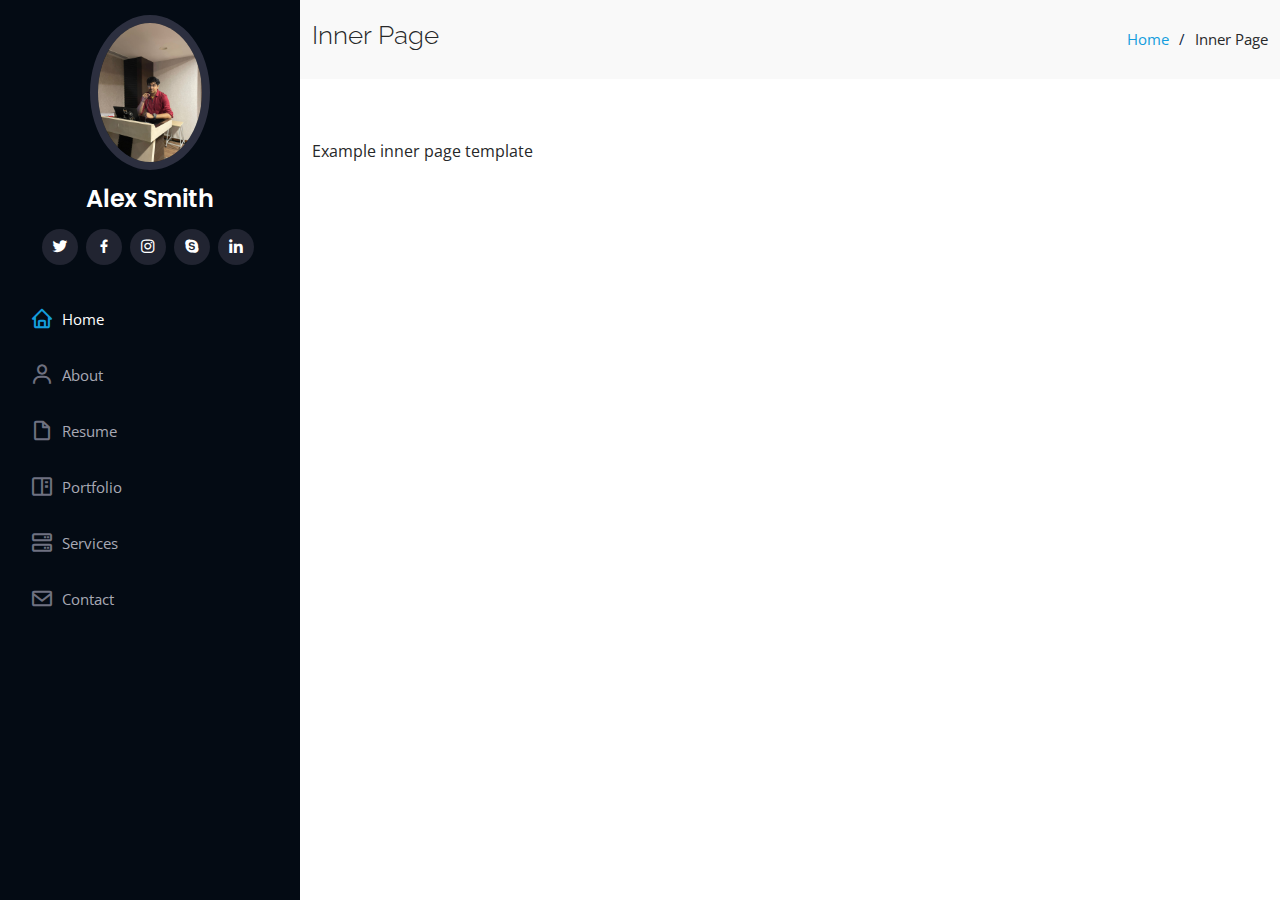
<file: Portfolio/inner-page.html>
<!DOCTYPE html>
<html lang="en">

<head>
  <meta charset="utf-8">
  <meta content="width=device-width, initial-scale=1.0" name="viewport">

  <title>Inner Page - iPortfolio Bootstrap Template</title>
  <meta content="" name="description">
  <meta content="" name="keywords">

  <!-- Favicons -->
  <link href="assets/img/favicon.png" rel="icon">
  <link href="assets/img/apple-touch-icon.png" rel="apple-touch-icon">

  <!-- Google Fonts -->
  <link href="https://fonts.googleapis.com/css?family=Open+Sans:300,300i,400,400i,600,600i,700,700i|Raleway:300,300i,400,400i,500,500i,600,600i,700,700i|Poppins:300,300i,400,400i,500,500i,600,600i,700,700i" rel="stylesheet">

  <!-- Vendor CSS Files -->
  <link href="assets/vendor/aos/aos.css" rel="stylesheet">
  <link href="assets/vendor/bootstrap/css/bootstrap.min.css" rel="stylesheet">
  <link href="assets/vendor/bootstrap-icons/bootstrap-icons.css" rel="stylesheet">
  <link href="assets/vendor/boxicons/css/boxicons.min.css" rel="stylesheet">
  <link href="assets/vendor/glightbox/css/glightbox.min.css" rel="stylesheet">
  <link href="assets/vendor/swiper/swiper-bundle.min.css" rel="stylesheet">

  <!-- Template Main CSS File -->
  <link href="assets/css/style.css" rel="stylesheet">

  <!-- =======================================================
  * Template Name: iPortfolio
  * Updated: Mar 10 2023 with Bootstrap v5.2.3
  * Template URL: https://bootstrapmade.com/iportfolio-bootstrap-portfolio-websites-template/
  * Author: BootstrapMade.com
  * License: https://bootstrapmade.com/license/
  ======================================================== -->
</head>

<body>

  <!-- ======= Mobile nav toggle button ======= -->
  <i class="bi bi-list mobile-nav-toggle d-xl-none"></i>

  <!-- ======= Header ======= -->
  <header id="header">
    <div class="d-flex flex-column">

      <div class="profile">
        <img src="assets/img/profile-img.jpg" alt="" class="img-fluid rounded-circle">
        <h1 class="text-light"><a href="index.html">Alex Smith</a></h1>
        <div class="social-links mt-3 text-center">
          <a href="#" class="twitter"><i class="bx bxl-twitter"></i></a>
          <a href="#" class="facebook"><i class="bx bxl-facebook"></i></a>
          <a href="#" class="instagram"><i class="bx bxl-instagram"></i></a>
          <a href="#" class="google-plus"><i class="bx bxl-skype"></i></a>
          <a href="#" class="linkedin"><i class="bx bxl-linkedin"></i></a>
        </div>
      </div>

      <nav id="navbar" class="nav-menu navbar">
        <ul>
          <li><a href="#hero" class="nav-link scrollto active"><i class="bx bx-home"></i> <span>Home</span></a></li>
          <li><a href="#about" class="nav-link scrollto"><i class="bx bx-user"></i> <span>About</span></a></li>
          <li><a href="#resume" class="nav-link scrollto"><i class="bx bx-file-blank"></i> <span>Resume</span></a></li>
          <li><a href="#portfolio" class="nav-link scrollto"><i class="bx bx-book-content"></i> <span>Portfolio</span></a></li>
          <li><a href="#services" class="nav-link scrollto"><i class="bx bx-server"></i> <span>Services</span></a></li>
          <li><a href="#contact" class="nav-link scrollto"><i class="bx bx-envelope"></i> <span>Contact</span></a></li>
        </ul>
      </nav><!-- .nav-menu -->
    </div>
  </header><!-- End Header -->

  <main id="main">

    <!-- ======= Breadcrumbs ======= -->
    <section class="breadcrumbs">
      <div class="container">

        <div class="d-flex justify-content-between align-items-center">
          <h2>Inner Page</h2>
          <ol>
            <li><a href="index.html">Home</a></li>
            <li>Inner Page</li>
          </ol>
        </div>

      </div>
    </section><!-- End Breadcrumbs -->

    <section class="inner-page">
      <div class="container">
        <p>
          Example inner page template
        </p>
      </div>
    </section>

  </main><!-- End #main -->


  <a href="#" class="back-to-top d-flex align-items-center justify-content-center"><i class="bi bi-arrow-up-short"></i></a>

  <!-- Vendor JS Files -->
  <script src="assets/vendor/purecounter/purecounter_vanilla.js"></script>
  <script src="assets/vendor/aos/aos.js"></script>
  <script src="assets/vendor/bootstrap/js/bootstrap.bundle.min.js"></script>
  <script src="assets/vendor/glightbox/js/glightbox.min.js"></script>
  <script src="assets/vendor/isotope-layout/isotope.pkgd.min.js"></script>
  <script src="assets/vendor/swiper/swiper-bundle.min.js"></script>
  <script src="assets/vendor/typed.js/typed.min.js"></script>
  <script src="assets/vendor/waypoints/noframework.waypoints.js"></script>
  <script src="assets/vendor/php-email-form/validate.js"></script>

  <!-- Template Main JS File -->
  <script src="assets/js/main.js"></script>

</body>

</html>
</file>
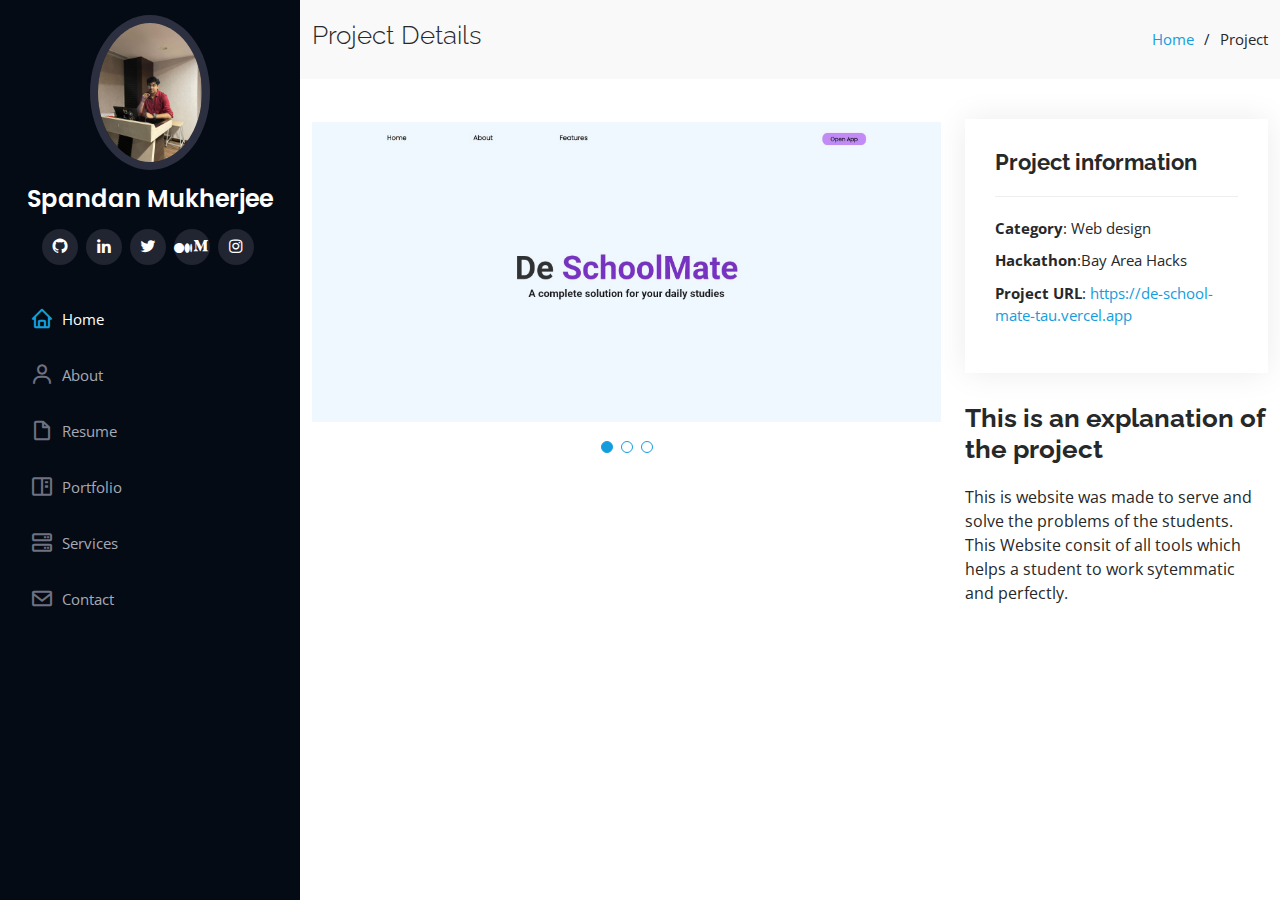
<file: Portfolio/portfolio-details.html>
<!DOCTYPE html>
<html lang="en">

<head>
  <meta charset="utf-8">
  <meta content="width=device-width, initial-scale=1.0" name="viewport">

  <title>Project Details</title>
  <meta content="" name="description">
  <meta content="" name="keywords">

  <!-- Favicons -->
  <link href="assets/img/favicon.png" rel="icon">
  <link href="assets/img/apple-touch-icon.png" rel="apple-touch-icon">

  <!-- Google Fonts -->
  <link href="https://fonts.googleapis.com/css?family=Open+Sans:300,300i,400,400i,600,600i,700,700i|Raleway:300,300i,400,400i,500,500i,600,600i,700,700i|Poppins:300,300i,400,400i,500,500i,600,600i,700,700i" rel="stylesheet">

  <!-- Vendor CSS Files -->
  <link href="assets/vendor/aos/aos.css" rel="stylesheet">
  <link href="assets/vendor/bootstrap/css/bootstrap.min.css" rel="stylesheet">
  <link href="assets/vendor/bootstrap-icons/bootstrap-icons.css" rel="stylesheet">
  <link href="assets/vendor/boxicons/css/boxicons.min.css" rel="stylesheet">
  <link href="assets/vendor/glightbox/css/glightbox.min.css" rel="stylesheet">
  <link href="assets/vendor/swiper/swiper-bundle.min.css" rel="stylesheet">

  <!-- Template Main CSS File -->
  <link href="assets/css/style.css" rel="stylesheet">

  <!-- =======================================================
  * Template Name: iPortfolio
  * Updated: Mar 10 2023 with Bootstrap v5.2.3
  * Template URL: https://bootstrapmade.com/iportfolio-bootstrap-portfolio-websites-template/
  * Author: BootstrapMade.com
  * License: https://bootstrapmade.com/license/
  ======================================================== -->
</head>

<body>

  <!-- ======= Mobile nav toggle button ======= -->
  <i class="bi bi-list mobile-nav-toggle d-xl-none"></i>
<!-- ======= Header ======= -->
<header id="header">
  <div class="d-flex flex-column">

    <div class="profile">
      <img src="assets/img/profile-img.jpg" alt="" class="img-fluid rounded-circle">
      <h1 class="text-light"><a href="index.html">Spandan Mukherjee</a></h1>
      <div class="social-links mt-3 text-center">
        <a href="https://github.com/SpandanM110" class="google-plus"><i class="bx bxl-github"></i></a>
        <a href="https://www.linkedin.com/in/spandan-mukherjee-a78979228/" class="linkedin"><i class="bx bxl-linkedin"></i></a>
        <a href="https://twitter.com/spandan_twts" class="twitter"><i class="bx bxl-twitter"></i></a>
        <a href="https://medium.com/@spandanmukherjee2003" class="bi-medium"><i class="bx bxl-medium"></i></a>
        <a href="https://instagram.com/slit_of_sunshine?igshid=ZDdkNTZiNTM=" class="instagram"><i class="bx bxl-instagram"></i></a>

      </div>
    </div>

    <nav id="navbar" class="nav-menu navbar">
      <ul>
        <li><a href="#hero" class="nav-link scrollto active"><i class="bx bx-home"></i> <span>Home</span></a></li>
        <li><a href="#about" class="nav-link scrollto"><i class="bx bx-user"></i> <span>About</span></a></li>
        <li><a href="#resume" class="nav-link scrollto"><i class="bx bx-file-blank"></i> <span>Resume</span></a></li>
        <li><a href="#portfolio" class="nav-link scrollto"><i class="bx bx-book-content"></i> <span>Portfolio</span></a></li>
        <li><a href="#services" class="nav-link scrollto"><i class="bx bx-server"></i> <span>Services</span></a></li>
        <li><a href="#contact" class="nav-link scrollto"><i class="bx bx-envelope"></i> <span>Contact</span></a></li>
      </ul>
    </nav><!-- .nav-menu -->
  </div>
</header><!-- End Header -->


  <main id="main">

    <!-- ======= Breadcrumbs ======= -->
    <section id="breadcrumbs" class="breadcrumbs">
      <div class="container">

        <div class="d-flex justify-content-between align-items-center">
          <h2>Project Details</h2>
          <ol>
            <li><a href="index.html">Home</a></li>
            <li>Project</li>
          </ol>
        </div>

      </div>
    </section><!-- End Breadcrumbs -->

    <!-- ======= Portfolio Details Section ======= -->
    <section id="portfolio-details" class="portfolio-details">
      <div class="container">

        <div class="row gy-4">

          <div class="col-lg-8">
            <div class="portfolio-details-slider swiper">
              <div class="swiper-wrapper align-items-center">

                <div class="swiper-slide">
                  <img src="assets/img/portfolio/p1/portfolio-1.jpg" alt="">
                </div>

                <div class="swiper-slide">
                  <img src="assets/img/portfolio/p1/p11.jpg" alt="">
                </div>

                <div class="swiper-slide">
                  <img src="assets/img/portfolio/p1/p12.jpg" alt="">
                </div>

              </div>
              <div class="swiper-pagination"></div>
            </div>
          </div>

          <div class="col-lg-4">
            <div class="portfolio-info">
              <h3>Project information</h3>
              <ul>
                <li><strong>Category</strong>: Web design</li>
                <li><strong>Hackathon</strong>:Bay Area Hacks </li>
                <li><strong>Project URL</strong>: <a href="https://de-school-mate-tau.vercel.app">https://de-school-mate-tau.vercel.app</a></li>
              </ul>
            </div>
            <div class="portfolio-description">
              <h2>This is an explanation of the project</h2>
              <p>
                This is website was made to serve and solve the problems of the students. This Website consit of all tools which helps a student to work sytemmatic and perfectly.
              </p>
            </div>
          </div>

        </div>

      </div>
    </section><!-- End Portfolio Details Section -->

  </main><!-- End #main -->

 
  <a href="#" class="back-to-top d-flex align-items-center justify-content-center"><i class="bi bi-arrow-up-short"></i></a>

  <!-- Vendor JS Files -->
  <script src="assets/vendor/purecounter/purecounter_vanilla.js"></script>
  <script src="assets/vendor/aos/aos.js"></script>
  <script src="assets/vendor/bootstrap/js/bootstrap.bundle.min.js"></script>
  <script src="assets/vendor/glightbox/js/glightbox.min.js"></script>
  <script src="assets/vendor/isotope-layout/isotope.pkgd.min.js"></script>
  <script src="assets/vendor/swiper/swiper-bundle.min.js"></script>
  <script src="assets/vendor/typed.js/typed.min.js"></script>
  <script src="assets/vendor/waypoints/noframework.waypoints.js"></script>
  <script src="assets/vendor/php-email-form/validate.js"></script>

  <!-- Template Main JS File -->
  <script src="assets/js/main.js"></script>

</body>

</html>
</file>
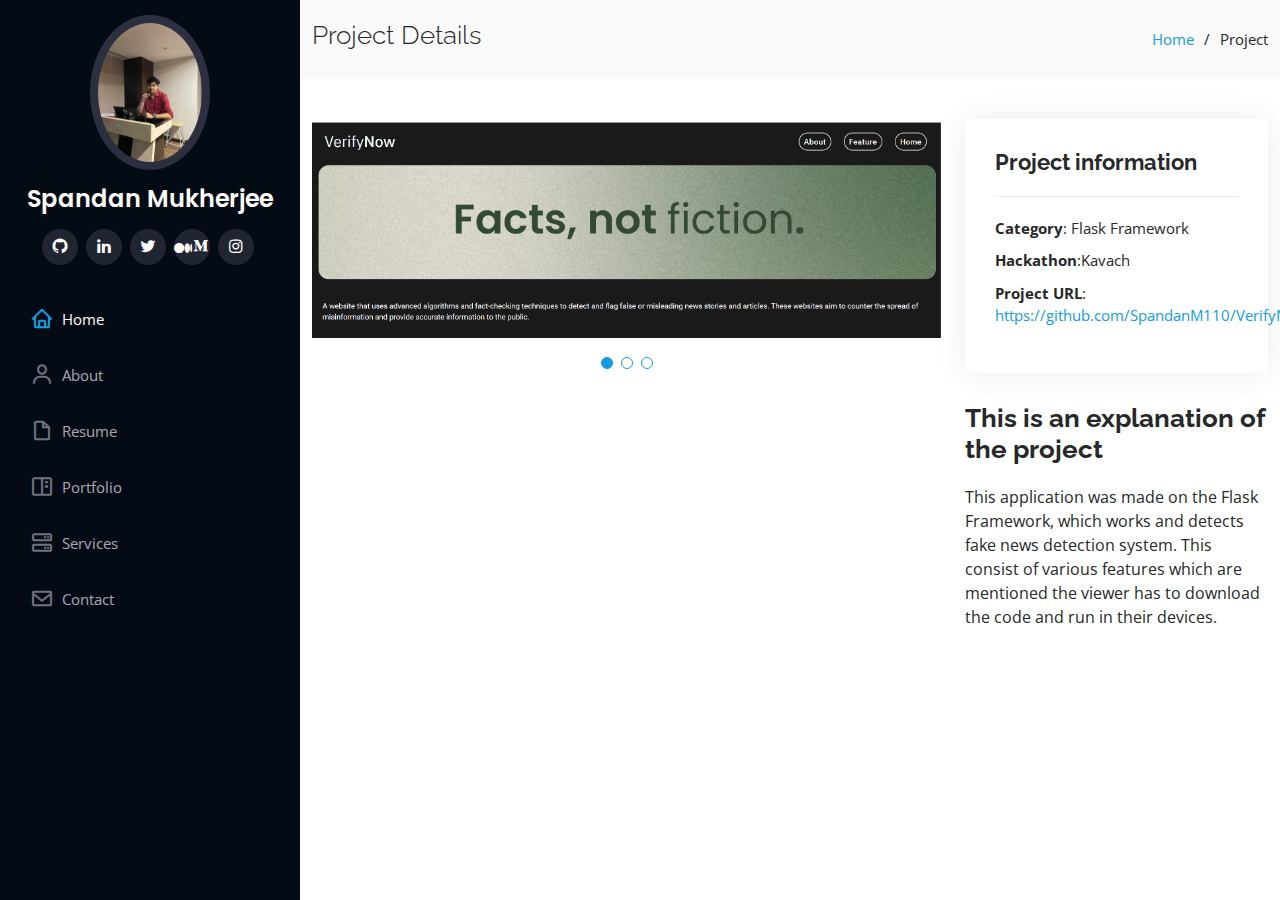
<file: Portfolio/portfolio-details1.html>
<!DOCTYPE html>
<html lang="en">

<head>
  <meta charset="utf-8">
  <meta content="width=device-width, initial-scale=1.0" name="viewport">

  <title>Project Details</title>
  <meta content="" name="description">
  <meta content="" name="keywords">

  <!-- Favicons -->
  <link href="assets/img/favicon.png" rel="icon">
  <link href="assets/img/apple-touch-icon.png" rel="apple-touch-icon">

  <!-- Google Fonts -->
  <link href="https://fonts.googleapis.com/css?family=Open+Sans:300,300i,400,400i,600,600i,700,700i|Raleway:300,300i,400,400i,500,500i,600,600i,700,700i|Poppins:300,300i,400,400i,500,500i,600,600i,700,700i" rel="stylesheet">

  <!-- Vendor CSS Files -->
  <link href="assets/vendor/aos/aos.css" rel="stylesheet">
  <link href="assets/vendor/bootstrap/css/bootstrap.min.css" rel="stylesheet">
  <link href="assets/vendor/bootstrap-icons/bootstrap-icons.css" rel="stylesheet">
  <link href="assets/vendor/boxicons/css/boxicons.min.css" rel="stylesheet">
  <link href="assets/vendor/glightbox/css/glightbox.min.css" rel="stylesheet">
  <link href="assets/vendor/swiper/swiper-bundle.min.css" rel="stylesheet">

  <!-- Template Main CSS File -->
  <link href="assets/css/style.css" rel="stylesheet">

  <!-- =======================================================
  * Template Name: iPortfolio
  * Updated: Mar 10 2023 with Bootstrap v5.2.3
  * Template URL: https://bootstrapmade.com/iportfolio-bootstrap-portfolio-websites-template/
  * Author: BootstrapMade.com
  * License: https://bootstrapmade.com/license/
  ======================================================== -->
</head>

<body>

  <!-- ======= Mobile nav toggle button ======= -->
  <i class="bi bi-list mobile-nav-toggle d-xl-none"></i>

 <!-- ======= Header ======= -->
 <header id="header">
  <div class="d-flex flex-column">

    <div class="profile">
      <img src="assets/img/profile-img.jpg" alt="" class="img-fluid rounded-circle">
      <h1 class="text-light"><a href="index.html">Spandan Mukherjee</a></h1>
      <div class="social-links mt-3 text-center">
        <a href="https://github.com/SpandanM110" class="google-plus"><i class="bx bxl-github"></i></a>
        <a href="https://www.linkedin.com/in/spandan-mukherjee-a78979228/" class="linkedin"><i class="bx bxl-linkedin"></i></a>
        <a href="https://twitter.com/spandan_twts" class="twitter"><i class="bx bxl-twitter"></i></a>
        <a href="https://medium.com/@spandanmukherjee2003" class="bi-medium"><i class="bx bxl-medium"></i></a>
        <a href="https://instagram.com/slit_of_sunshine?igshid=ZDdkNTZiNTM=" class="instagram"><i class="bx bxl-instagram"></i></a>

      </div>
    </div>

    <nav id="navbar" class="nav-menu navbar">
      <ul>
        <li><a href="#hero" class="nav-link scrollto active"><i class="bx bx-home"></i> <span>Home</span></a></li>
        <li><a href="#about" class="nav-link scrollto"><i class="bx bx-user"></i> <span>About</span></a></li>
        <li><a href="#resume" class="nav-link scrollto"><i class="bx bx-file-blank"></i> <span>Resume</span></a></li>
        <li><a href="#portfolio" class="nav-link scrollto"><i class="bx bx-book-content"></i> <span>Portfolio</span></a></li>
        <li><a href="#services" class="nav-link scrollto"><i class="bx bx-server"></i> <span>Services</span></a></li>
        <li><a href="#contact" class="nav-link scrollto"><i class="bx bx-envelope"></i> <span>Contact</span></a></li>
      </ul>
    </nav><!-- .nav-menu -->
  </div>
</header><!-- End Header -->


  <main id="main">

    <!-- ======= Breadcrumbs ======= -->
    <section id="breadcrumbs" class="breadcrumbs">
      <div class="container">

        <div class="d-flex justify-content-between align-items-center">
          <h2>Project Details</h2>
          <ol>
            <li><a href="index.html">Home</a></li>
            <li>Project</li>
          </ol>
        </div>

      </div>
    </section><!-- End Breadcrumbs -->

    <!-- ======= Portfolio Details Section ======= -->
    <section id="portfolio-details" class="portfolio-details">
      <div class="container">

        <div class="row gy-4">

          <div class="col-lg-8">
            <div class="portfolio-details-slider swiper">
              <div class="swiper-wrapper align-items-center">

                <div class="swiper-slide">
                  <img src="assets/img/portfolio/p3/portfolio-3.jpg" alt="">
                </div>

                <div class="swiper-slide">
                  <img src="assets/img/portfolio/p3/p31.jpg" alt="">
                </div>

                <div class="swiper-slide">
                  <img src="assets/img/portfolio/p3/p32.jpg" alt="">
                </div>

              </div>
              <div class="swiper-pagination"></div>
            </div>
          </div>

          <div class="col-lg-4">
            <div class="portfolio-info">
              <h3>Project information</h3>
              <ul>
                <li><strong>Category</strong>: Flask Framework</li>
                <li><strong>Hackathon</strong>:Kavach </li>
                <li><strong>Project URL</strong>: <a href="https://github.com/SpandanM110/VerifyNow.git">https://github.com/SpandanM110/VerifyNow.git</a></li>
              </ul>
            </div>
            <div class="portfolio-description">
              <h2>This is an explanation of the project</h2>
              <p>
                This application was made on the Flask Framework, which works and detects fake news detection system. This consist of various features which are mentioned the viewer has to download the code and run in their devices.
              </p>
            </div>
          </div>

        </div>

      </div>
    </section><!-- End Portfolio Details Section -->

  </main><!-- End #main -->

 

  <a href="#" class="back-to-top d-flex align-items-center justify-content-center"><i class="bi bi-arrow-up-short"></i></a>

  <!-- Vendor JS Files -->
  <script src="assets/vendor/purecounter/purecounter_vanilla.js"></script>
  <script src="assets/vendor/aos/aos.js"></script>
  <script src="assets/vendor/bootstrap/js/bootstrap.bundle.min.js"></script>
  <script src="assets/vendor/glightbox/js/glightbox.min.js"></script>
  <script src="assets/vendor/isotope-layout/isotope.pkgd.min.js"></script>
  <script src="assets/vendor/swiper/swiper-bundle.min.js"></script>
  <script src="assets/vendor/typed.js/typed.min.js"></script>
  <script src="assets/vendor/waypoints/noframework.waypoints.js"></script>
  <script src="assets/vendor/php-email-form/validate.js"></script>

  <!-- Template Main JS File -->
  <script src="assets/js/main.js"></script>

</body>

</html>
</file>
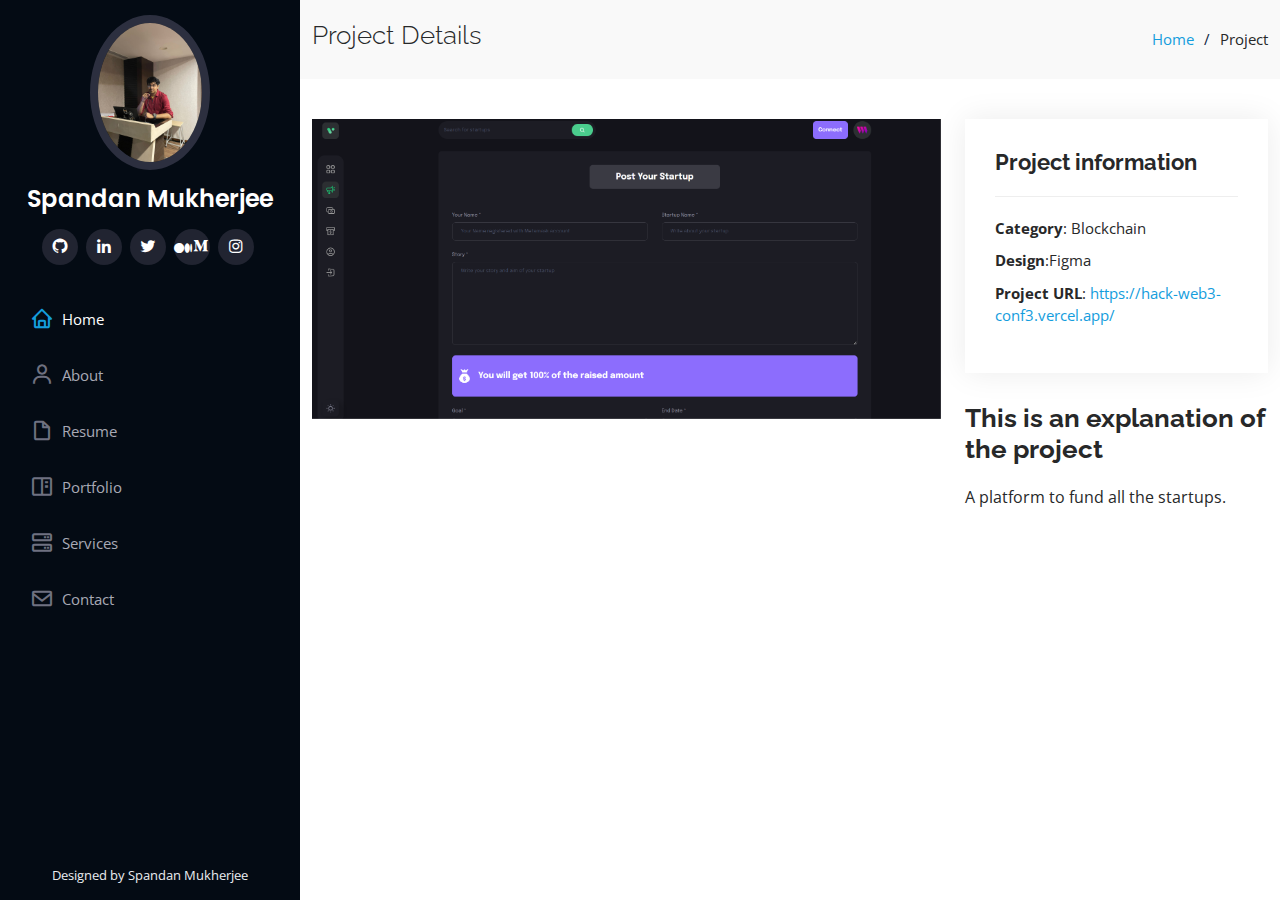
<file: Portfolio/portfolio-details10.html>
<!DOCTYPE html>
<html lang="en">

<head>
  <meta charset="utf-8">
  <meta content="width=device-width, initial-scale=1.0" name="viewport">

  <title>Project Details</title>
  <meta content="" name="description">
  <meta content="" name="keywords">

  <!-- Favicons -->
  <link href="assets/img/favicon.png" rel="icon">
  <link href="assets/img/apple-touch-icon.png" rel="apple-touch-icon">

  <!-- Google Fonts -->
  <link href="https://fonts.googleapis.com/css?family=Open+Sans:300,300i,400,400i,600,600i,700,700i|Raleway:300,300i,400,400i,500,500i,600,600i,700,700i|Poppins:300,300i,400,400i,500,500i,600,600i,700,700i" rel="stylesheet">

  <!-- Vendor CSS Files -->
  <link href="assets/vendor/aos/aos.css" rel="stylesheet">
  <link href="assets/vendor/bootstrap/css/bootstrap.min.css" rel="stylesheet">
  <link href="assets/vendor/bootstrap-icons/bootstrap-icons.css" rel="stylesheet">
  <link href="assets/vendor/boxicons/css/boxicons.min.css" rel="stylesheet">
  <link href="assets/vendor/glightbox/css/glightbox.min.css" rel="stylesheet">
  <link href="assets/vendor/swiper/swiper-bundle.min.css" rel="stylesheet">

  <!-- Template Main CSS File -->
  <link href="assets/css/style.css" rel="stylesheet">

</head>

<body>

  <!-- ======= Mobile nav toggle button ======= -->
  <i class="bi bi-list mobile-nav-toggle d-xl-none"></i>

  <!-- ======= Header ======= -->
  <header id="header">
    <div class="d-flex flex-column">

      <div class="profile">
        <img src="assets/img/profile-img.jpg" alt="" class="img-fluid rounded-circle">
        <h1 class="text-light"><a href="index.html">Spandan Mukherjee</a></h1>
        <div class="social-links mt-3 text-center">
          <a href="https://github.com/SpandanM110" class="google-plus"><i class="bx bxl-github"></i></a>
          <a href="https://www.linkedin.com/in/spandan-mukherjee-a78979228/" class="linkedin"><i class="bx bxl-linkedin"></i></a>
          <a href="https://twitter.com/spandan_twts" class="twitter"><i class="bx bxl-twitter"></i></a>
          <a href="https://medium.com/@spandanmukherjee2003" class="bi-medium"><i class="bx bxl-medium"></i></a>
          <a href="https://instagram.com/slit_of_sunshine?igshid=ZDdkNTZiNTM=" class="instagram"><i class="bx bxl-instagram"></i></a>

        </div>
      </div>

      <nav id="navbar" class="nav-menu navbar">
        <ul>
          <li><a href="#hero" class="nav-link scrollto active"><i class="bx bx-home"></i> <span>Home</span></a></li>
          <li><a href="#about" class="nav-link scrollto"><i class="bx bx-user"></i> <span>About</span></a></li>
          <li><a href="#resume" class="nav-link scrollto"><i class="bx bx-file-blank"></i> <span>Resume</span></a></li>
          <li><a href="#portfolio" class="nav-link scrollto"><i class="bx bx-book-content"></i> <span>Portfolio</span></a></li>
          <li><a href="#services" class="nav-link scrollto"><i class="bx bx-server"></i> <span>Services</span></a></li>
          <li><a href="#contact" class="nav-link scrollto"><i class="bx bx-envelope"></i> <span>Contact</span></a></li>
        </ul>
      </nav><!-- .nav-menu -->
    </div>
  </header><!-- End Header -->


  <main id="main">

    <!-- ======= Breadcrumbs ======= -->
    <section id="breadcrumbs" class="breadcrumbs">
      <div class="container">

        <div class="d-flex justify-content-between align-items-center">
          <h2>Project Details</h2>
          <ol>
            <li><a href="index.html">Home</a></li>
            <li>Project</li>
          </ol>
        </div>

      </div>
    </section><!-- End Breadcrumbs -->

    <!-- ======= Portfolio Details Section ======= -->
    <section id="portfolio-details" class="portfolio-details">
      <div class="container">

        <div class="row gy-4">

          <div class="col-lg-8">
            <div class="portfolio-details-slider swiper">
              <div class="swiper-wrapper align-items-center">

                <div class="swiper-slide">
                  <img src="assets/img/portfolio/portfolio-10.png" alt="">
                </div>

              </div>
              <div class="swiper-pagination"></div>
            </div>
          </div>

          <div class="col-lg-4">
            <div class="portfolio-info">
              <h3>Project information</h3>
              <ul>
                <li><strong>Category</strong>: Blockchain</li>
                <li><strong>Design</strong>:Figma</li>
                <li><strong>Project URL</strong>: <a href="https://hack-web3-conf3.vercel.app/">https://hack-web3-conf3.vercel.app/</a></li>
              </ul>
            </div>
            <div class="portfolio-description">
              <h2>This is an explanation of the project</h2>
              <p>
                A platform to fund all the startups.
              </p>
            </div>
          </div>

        </div>

      </div>
    </section><!-- End Portfolio Details Section -->

  </main><!-- End #main -->

  <!-- ======= Footer ======= -->
  <footer id="footer">
    <div class="container">
     
      <div class="credits">
        <!-- All the links in the footer should remain intact. -->
        <!-- You can delete the links only if you purchased the pro version. -->
        <!-- Licensing information: https://bootstrapmade.com/license/ -->
        <!-- Purchase the pro version with working PHP/AJAX contact form: https://bootstrapmade.com/iportfolio-bootstrap-portfolio-websites-template/ -->
        Designed by Spandan Mukherjee</a>
      </div>
    </div>
  </footer><!-- End  Footer -->

  <a href="#" class="back-to-top d-flex align-items-center justify-content-center"><i class="bi bi-arrow-up-short"></i></a>

  <!-- Vendor JS Files -->
  <script src="assets/vendor/purecounter/purecounter_vanilla.js"></script>
  <script src="assets/vendor/aos/aos.js"></script>
  <script src="assets/vendor/bootstrap/js/bootstrap.bundle.min.js"></script>
  <script src="assets/vendor/glightbox/js/glightbox.min.js"></script>
  <script src="assets/vendor/isotope-layout/isotope.pkgd.min.js"></script>
  <script src="assets/vendor/swiper/swiper-bundle.min.js"></script>
  <script src="assets/vendor/typed.js/typed.min.js"></script>
  <script src="assets/vendor/waypoints/noframework.waypoints.js"></script>
  <script src="assets/vendor/php-email-form/validate.js"></script>

  <!-- Template Main JS File -->
  <script src="assets/js/main.js"></script>

</body>

</html>
</file>
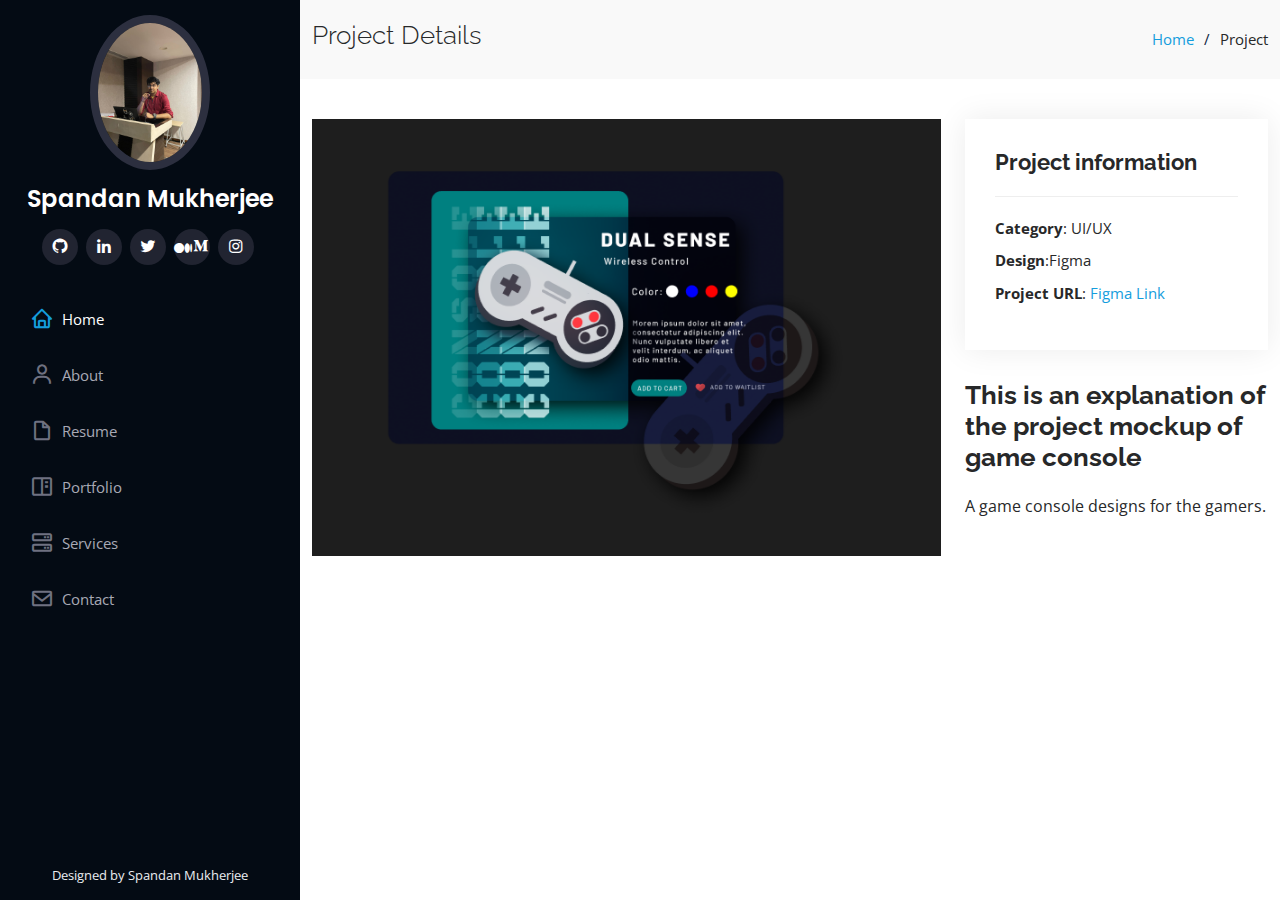
<file: Portfolio/portfolio-details11.html>
<!DOCTYPE html>
<html lang="en">

<head>
  <meta charset="utf-8">
  <meta content="width=device-width, initial-scale=1.0" name="viewport">

  <title>Project Details</title>
  <meta content="" name="description">
  <meta content="" name="keywords">

  <!-- Favicons -->
  <link href="assets/img/favicon.png" rel="icon">
  <link href="assets/img/apple-touch-icon.png" rel="apple-touch-icon">

  <!-- Google Fonts -->
  <link href="https://fonts.googleapis.com/css?family=Open+Sans:300,300i,400,400i,600,600i,700,700i|Raleway:300,300i,400,400i,500,500i,600,600i,700,700i|Poppins:300,300i,400,400i,500,500i,600,600i,700,700i" rel="stylesheet">

  <!-- Vendor CSS Files -->
  <link href="assets/vendor/aos/aos.css" rel="stylesheet">
  <link href="assets/vendor/bootstrap/css/bootstrap.min.css" rel="stylesheet">
  <link href="assets/vendor/bootstrap-icons/bootstrap-icons.css" rel="stylesheet">
  <link href="assets/vendor/boxicons/css/boxicons.min.css" rel="stylesheet">
  <link href="assets/vendor/glightbox/css/glightbox.min.css" rel="stylesheet">
  <link href="assets/vendor/swiper/swiper-bundle.min.css" rel="stylesheet">

  <!-- Template Main CSS File -->
  <link href="assets/css/style.css" rel="stylesheet">

</head>

<body>

  <!-- ======= Mobile nav toggle button ======= -->
  <i class="bi bi-list mobile-nav-toggle d-xl-none"></i>

  <!-- ======= Header ======= -->
  <header id="header">
    <div class="d-flex flex-column">

      <div class="profile">
        <img src="assets/img/profile-img.jpg" alt="" class="img-fluid rounded-circle">
        <h1 class="text-light"><a href="index.html">Spandan Mukherjee</a></h1>
        <div class="social-links mt-3 text-center">
          <a href="https://github.com/SpandanM110" class="google-plus"><i class="bx bxl-github"></i></a>
          <a href="https://www.linkedin.com/in/spandan-mukherjee-a78979228/" class="linkedin"><i class="bx bxl-linkedin"></i></a>
          <a href="https://twitter.com/spandan_twts" class="twitter"><i class="bx bxl-twitter"></i></a>
          <a href="https://medium.com/@spandanmukherjee2003" class="bi-medium"><i class="bx bxl-medium"></i></a>
          <a href="https://instagram.com/slit_of_sunshine?igshid=ZDdkNTZiNTM=" class="instagram"><i class="bx bxl-instagram"></i></a>

        </div>
      </div>

      <nav id="navbar" class="nav-menu navbar">
        <ul>
          <li><a href="#hero" class="nav-link scrollto active"><i class="bx bx-home"></i> <span>Home</span></a></li>
          <li><a href="#about" class="nav-link scrollto"><i class="bx bx-user"></i> <span>About</span></a></li>
          <li><a href="#resume" class="nav-link scrollto"><i class="bx bx-file-blank"></i> <span>Resume</span></a></li>
          <li><a href="#portfolio" class="nav-link scrollto"><i class="bx bx-book-content"></i> <span>Portfolio</span></a></li>
          <li><a href="#services" class="nav-link scrollto"><i class="bx bx-server"></i> <span>Services</span></a></li>
          <li><a href="#contact" class="nav-link scrollto"><i class="bx bx-envelope"></i> <span>Contact</span></a></li>
        </ul>
      </nav><!-- .nav-menu -->
    </div>
  </header><!-- End Header -->


  <main id="main">

    <!-- ======= Breadcrumbs ======= -->
    <section id="breadcrumbs" class="breadcrumbs">
      <div class="container">

        <div class="d-flex justify-content-between align-items-center">
          <h2>Project Details</h2>
          <ol>
            <li><a href="index.html">Home</a></li>
            <li>Project</li>
          </ol>
        </div>

      </div>
    </section><!-- End Breadcrumbs -->

    <!-- ======= Portfolio Details Section ======= -->
    <section id="portfolio-details" class="portfolio-details">
      <div class="container">

        <div class="row gy-4">

          <div class="col-lg-8">
            <div class="portfolio-details-slider swiper">
              <div class="swiper-wrapper align-items-center">

                <div class="swiper-slide">
                  <img src="assets/img/portfolio/p11/project.png" alt="">
                </div>

              </div>
              <div class="swiper-pagination"></div>
            </div>
          </div>

          <div class="col-lg-4">
            <div class="portfolio-info">
              <h3>Project information</h3>
              <ul>
                <li><strong>Category</strong>: UI/UX</li>
                <li><strong>Design</strong>:Figma</li>
                <li><strong>Project URL</strong>: <a href="https://www.figma.com/file/qoA59W8HdbfoJhUPGiAuAu/Game-Console?type=design&node-id=0%3A1&mode=design&t=YMgd7KRIBPT7LrJu-1">Figma Link</a></li>
              </ul>
            </div>
            <div class="portfolio-description">
              <h2>This is an explanation of the project mockup of game console</h2>
              <p>
                A game console designs for the gamers.
              </p>
            </div>
          </div>

        </div>

      </div>
    </section><!-- End Portfolio Details Section -->

  </main><!-- End #main -->

  <!-- ======= Footer ======= -->
  <footer id="footer">
    <div class="container">
     
      <div class="credits">
        <!-- All the links in the footer should remain intact. -->
        <!-- You can delete the links only if you purchased the pro version. -->
        <!-- Licensing information: https://bootstrapmade.com/license/ -->
        <!-- Purchase the pro version with working PHP/AJAX contact form: https://bootstrapmade.com/iportfolio-bootstrap-portfolio-websites-template/ -->
        Designed by Spandan Mukherjee</a>
      </div>
    </div>
  </footer><!-- End  Footer -->

  <a href="#" class="back-to-top d-flex align-items-center justify-content-center"><i class="bi bi-arrow-up-short"></i></a>

  <!-- Vendor JS Files -->
  <script src="assets/vendor/purecounter/purecounter_vanilla.js"></script>
  <script src="assets/vendor/aos/aos.js"></script>
  <script src="assets/vendor/bootstrap/js/bootstrap.bundle.min.js"></script>
  <script src="assets/vendor/glightbox/js/glightbox.min.js"></script>
  <script src="assets/vendor/isotope-layout/isotope.pkgd.min.js"></script>
  <script src="assets/vendor/swiper/swiper-bundle.min.js"></script>
  <script src="assets/vendor/typed.js/typed.min.js"></script>
  <script src="assets/vendor/waypoints/noframework.waypoints.js"></script>
  <script src="assets/vendor/php-email-form/validate.js"></script>

  <!-- Template Main JS File -->
  <script src="assets/js/main.js"></script>

</body>

</html>
</file>
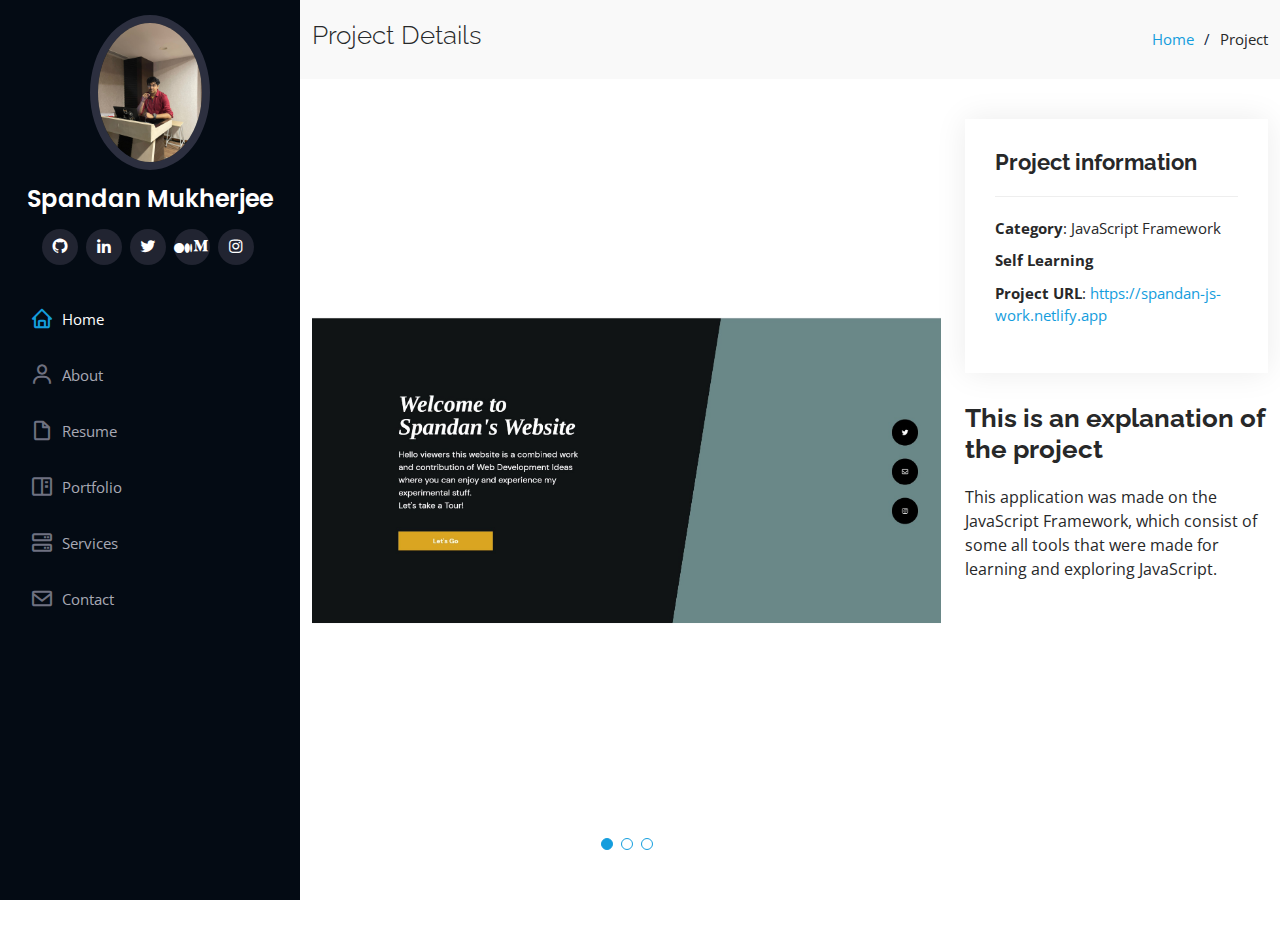
<file: Portfolio/portfolio-details2.html>
<!DOCTYPE html>
<html lang="en">

<head>
  <meta charset="utf-8">
  <meta content="width=device-width, initial-scale=1.0" name="viewport">

  <title>Project Details</title>
  <meta content="" name="description">
  <meta content="" name="keywords">

  <!-- Favicons -->
  <link href="assets/img/favicon.png" rel="icon">
  <link href="assets/img/apple-touch-icon.png" rel="apple-touch-icon">

  <!-- Google Fonts -->
  <link href="https://fonts.googleapis.com/css?family=Open+Sans:300,300i,400,400i,600,600i,700,700i|Raleway:300,300i,400,400i,500,500i,600,600i,700,700i|Poppins:300,300i,400,400i,500,500i,600,600i,700,700i" rel="stylesheet">

  <!-- Vendor CSS Files -->
  <link href="assets/vendor/aos/aos.css" rel="stylesheet">
  <link href="assets/vendor/bootstrap/css/bootstrap.min.css" rel="stylesheet">
  <link href="assets/vendor/bootstrap-icons/bootstrap-icons.css" rel="stylesheet">
  <link href="assets/vendor/boxicons/css/boxicons.min.css" rel="stylesheet">
  <link href="assets/vendor/glightbox/css/glightbox.min.css" rel="stylesheet">
  <link href="assets/vendor/swiper/swiper-bundle.min.css" rel="stylesheet">

  <!-- Template Main CSS File -->
  <link href="assets/css/style.css" rel="stylesheet">

  <!-- =======================================================
  * Template Name: iPortfolio
  * Updated: Mar 10 2023 with Bootstrap v5.2.3
  * Template URL: https://bootstrapmade.com/iportfolio-bootstrap-portfolio-websites-template/
  * Author: BootstrapMade.com
  * License: https://bootstrapmade.com/license/
  ======================================================== -->
</head>

<body>

  <!-- ======= Mobile nav toggle button ======= -->
  <i class="bi bi-list mobile-nav-toggle d-xl-none"></i>

  <!-- ======= Header ======= -->
  <header id="header">
    <div class="d-flex flex-column">

      <div class="profile">
        <img src="assets/img/profile-img.jpg" alt="" class="img-fluid rounded-circle">
        <h1 class="text-light"><a href="index.html">Spandan Mukherjee</a></h1>
        <div class="social-links mt-3 text-center">
          <a href="https://github.com/SpandanM110" class="google-plus"><i class="bx bxl-github"></i></a>
          <a href="https://www.linkedin.com/in/spandan-mukherjee-a78979228/" class="linkedin"><i class="bx bxl-linkedin"></i></a>
          <a href="https://twitter.com/spandan_twts" class="twitter"><i class="bx bxl-twitter"></i></a>
          <a href="https://medium.com/@spandanmukherjee2003" class="bi-medium"><i class="bx bxl-medium"></i></a>
          <a href="https://instagram.com/slit_of_sunshine?igshid=ZDdkNTZiNTM=" class="instagram"><i class="bx bxl-instagram"></i></a>

        </div>
      </div>

      <nav id="navbar" class="nav-menu navbar">
        <ul>
          <li><a href="#hero" class="nav-link scrollto active"><i class="bx bx-home"></i> <span>Home</span></a></li>
          <li><a href="#about" class="nav-link scrollto"><i class="bx bx-user"></i> <span>About</span></a></li>
          <li><a href="#resume" class="nav-link scrollto"><i class="bx bx-file-blank"></i> <span>Resume</span></a></li>
          <li><a href="#portfolio" class="nav-link scrollto"><i class="bx bx-book-content"></i> <span>Portfolio</span></a></li>
          <li><a href="#services" class="nav-link scrollto"><i class="bx bx-server"></i> <span>Services</span></a></li>
          <li><a href="#contact" class="nav-link scrollto"><i class="bx bx-envelope"></i> <span>Contact</span></a></li>
        </ul>
      </nav><!-- .nav-menu -->
    </div>
  </header><!-- End Header -->


  <main id="main">

    <!-- ======= Breadcrumbs ======= -->
    <section id="breadcrumbs" class="breadcrumbs">
      <div class="container">

        <div class="d-flex justify-content-between align-items-center">
          <h2>Project Details</h2>
          <ol>
            <li><a href="index.html">Home</a></li>
            <li>Project</li>
          </ol>
        </div>

      </div>
    </section><!-- End Breadcrumbs -->

    <!-- ======= Portfolio Details Section ======= -->
    <section id="portfolio-details" class="portfolio-details">
      <div class="container">

        <div class="row gy-4">

          <div class="col-lg-8">
            <div class="portfolio-details-slider swiper">
              <div class="swiper-wrapper align-items-center">

                <div class="swiper-slide">
                  <img src="assets/img/portfolio/p2/portfolio-2.jpg" alt="">
                </div>

                <div class="swiper-slide">
                  <img src="assets/img/portfolio/p2/p21.jpg" alt="">
                </div>

                <div class="swiper-slide">
                  <img src="assets/img/portfolio/p2/p22.jpg" alt="">
                </div>

              </div>
              <div class="swiper-pagination"></div>
            </div>
          </div>

          <div class="col-lg-4">
            <div class="portfolio-info">
              <h3>Project information</h3>
              <ul>
                <li><strong>Category</strong>: JavaScript Framework</li>
                <li><strong>Self Learning</strong></li>
                <li><strong>Project URL</strong>: <a href="https://spandan-js-work.netlify.app">https://spandan-js-work.netlify.app</a></li>
              </ul>
            </div>
            <div class="portfolio-description">
              <h2>This is an explanation of the project</h2>
              <p>
                This application was made on the JavaScript Framework, which consist of some all tools that were made for learning and exploring JavaScript.
              </p>
            </div>
          </div>

        </div>

      </div>
    </section><!-- End Portfolio Details Section -->

  </main><!-- End #main -->

  

  <a href="#" class="back-to-top d-flex align-items-center justify-content-center"><i class="bi bi-arrow-up-short"></i></a>

  <!-- Vendor JS Files -->
  <script src="assets/vendor/purecounter/purecounter_vanilla.js"></script>
  <script src="assets/vendor/aos/aos.js"></script>
  <script src="assets/vendor/bootstrap/js/bootstrap.bundle.min.js"></script>
  <script src="assets/vendor/glightbox/js/glightbox.min.js"></script>
  <script src="assets/vendor/isotope-layout/isotope.pkgd.min.js"></script>
  <script src="assets/vendor/swiper/swiper-bundle.min.js"></script>
  <script src="assets/vendor/typed.js/typed.min.js"></script>
  <script src="assets/vendor/waypoints/noframework.waypoints.js"></script>
  <script src="assets/vendor/php-email-form/validate.js"></script>

  <!-- Template Main JS File -->
  <script src="assets/js/main.js"></script>

</body>

</html>
</file>
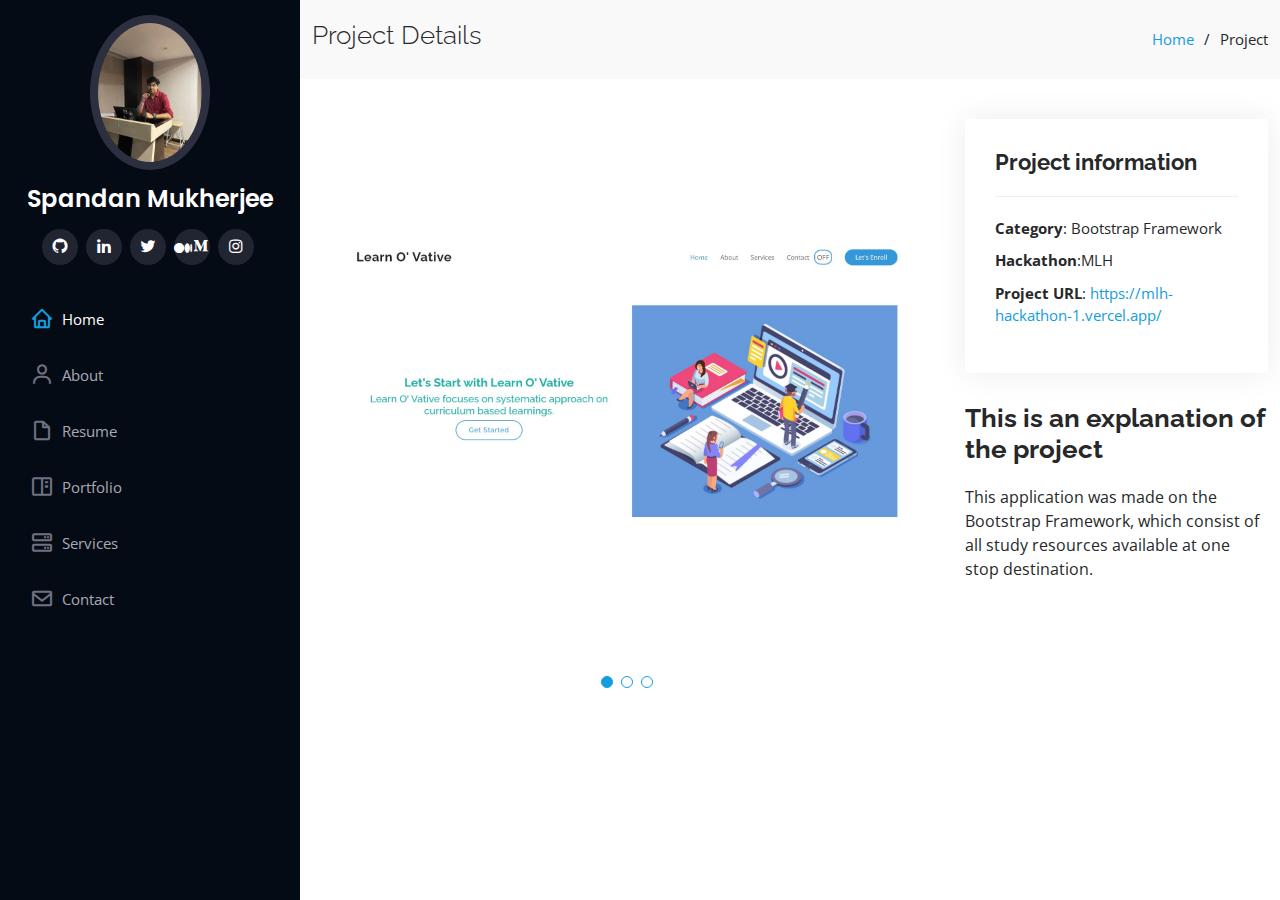
<file: Portfolio/portfolio-details3.html>
<!DOCTYPE html>
<html lang="en">

<head>
  <meta charset="utf-8">
  <meta content="width=device-width, initial-scale=1.0" name="viewport">

  <title>Project Details</title>
  <meta content="" name="description">
  <meta content="" name="keywords">

  <!-- Favicons -->
  <link href="assets/img/favicon.png" rel="icon">
  <link href="assets/img/apple-touch-icon.png" rel="apple-touch-icon">

  <!-- Google Fonts -->
  <link href="https://fonts.googleapis.com/css?family=Open+Sans:300,300i,400,400i,600,600i,700,700i|Raleway:300,300i,400,400i,500,500i,600,600i,700,700i|Poppins:300,300i,400,400i,500,500i,600,600i,700,700i" rel="stylesheet">

  <!-- Vendor CSS Files -->
  <link href="assets/vendor/aos/aos.css" rel="stylesheet">
  <link href="assets/vendor/bootstrap/css/bootstrap.min.css" rel="stylesheet">
  <link href="assets/vendor/bootstrap-icons/bootstrap-icons.css" rel="stylesheet">
  <link href="assets/vendor/boxicons/css/boxicons.min.css" rel="stylesheet">
  <link href="assets/vendor/glightbox/css/glightbox.min.css" rel="stylesheet">
  <link href="assets/vendor/swiper/swiper-bundle.min.css" rel="stylesheet">

  <!-- Template Main CSS File -->
  <link href="assets/css/style.css" rel="stylesheet">

  <!-- =======================================================
  * Template Name: iPortfolio
  * Updated: Mar 10 2023 with Bootstrap v5.2.3
  * Template URL: https://bootstrapmade.com/iportfolio-bootstrap-portfolio-websites-template/
  * Author: BootstrapMade.com
  * License: https://bootstrapmade.com/license/
  ======================================================== -->
</head>

<body>

  <!-- ======= Mobile nav toggle button ======= -->
  <i class="bi bi-list mobile-nav-toggle d-xl-none"></i>

 <!-- ======= Header ======= -->
 <header id="header">
  <div class="d-flex flex-column">

    <div class="profile">
      <img src="assets/img/profile-img.jpg" alt="" class="img-fluid rounded-circle">
      <h1 class="text-light"><a href="index.html">Spandan Mukherjee</a></h1>
      <div class="social-links mt-3 text-center">
        <a href="https://github.com/SpandanM110" class="google-plus"><i class="bx bxl-github"></i></a>
        <a href="https://www.linkedin.com/in/spandan-mukherjee-a78979228/" class="linkedin"><i class="bx bxl-linkedin"></i></a>
        <a href="https://twitter.com/spandan_twts" class="twitter"><i class="bx bxl-twitter"></i></a>
        <a href="https://medium.com/@spandanmukherjee2003" class="bi-medium"><i class="bx bxl-medium"></i></a>
        <a href="https://instagram.com/slit_of_sunshine?igshid=ZDdkNTZiNTM=" class="instagram"><i class="bx bxl-instagram"></i></a>

      </div>
    </div>

    <nav id="navbar" class="nav-menu navbar">
      <ul>
        <li><a href="#hero" class="nav-link scrollto active"><i class="bx bx-home"></i> <span>Home</span></a></li>
        <li><a href="#about" class="nav-link scrollto"><i class="bx bx-user"></i> <span>About</span></a></li>
        <li><a href="#resume" class="nav-link scrollto"><i class="bx bx-file-blank"></i> <span>Resume</span></a></li>
        <li><a href="#portfolio" class="nav-link scrollto"><i class="bx bx-book-content"></i> <span>Portfolio</span></a></li>
        <li><a href="#services" class="nav-link scrollto"><i class="bx bx-server"></i> <span>Services</span></a></li>
        <li><a href="#contact" class="nav-link scrollto"><i class="bx bx-envelope"></i> <span>Contact</span></a></li>
      </ul>
    </nav><!-- .nav-menu -->
  </div>
</header><!-- End Header -->


  <main id="main">

    <!-- ======= Breadcrumbs ======= -->
    <section id="breadcrumbs" class="breadcrumbs">
      <div class="container">

        <div class="d-flex justify-content-between align-items-center">
          <h2>Project Details</h2>
          <ol>
            <li><a href="index.html">Home</a></li>
            <li>Project</li>
          </ol>
        </div>

      </div>
    </section><!-- End Breadcrumbs -->

    <!-- ======= Portfolio Details Section ======= -->
    <section id="portfolio-details" class="portfolio-details">
      <div class="container">

        <div class="row gy-4">

          <div class="col-lg-8">
            <div class="portfolio-details-slider swiper">
              <div class="swiper-wrapper align-items-center">

                <div class="swiper-slide">
                  <img src="assets/img/portfolio/p4/portfolio-4.jpg" alt="">
                </div>

                <div class="swiper-slide">
                  <img src="assets/img/portfolio/p4/p41.jpg" alt="">
                </div>

                <div class="swiper-slide">
                  <img src="assets/img/portfolio/p4/p42.jpg" alt="">
                </div>

              </div>
              <div class="swiper-pagination"></div>
            </div>
          </div>

          <div class="col-lg-4">
            <div class="portfolio-info">
              <h3>Project information</h3>
              <ul>
                <li><strong>Category</strong>: Bootstrap Framework</li>
                <li><strong>Hackathon</strong>:MLH</li>
                <li><strong>Project URL</strong>: <a href="https://mlh-hackathon-1.vercel.app">https://mlh-hackathon-1.vercel.app/</a></li>
              </ul>
            </div>
            <div class="portfolio-description">
              <h2>This is an explanation of the project</h2>
              <p>
                This application was made on the Bootstrap Framework, which consist of all study resources available at one stop destination.
              </p>
            </div>
          </div>

        </div>

      </div>
    </section><!-- End Portfolio Details Section -->

  </main><!-- End #main -->

  

  <a href="#" class="back-to-top d-flex align-items-center justify-content-center"><i class="bi bi-arrow-up-short"></i></a>

  <!-- Vendor JS Files -->
  <script src="assets/vendor/purecounter/purecounter_vanilla.js"></script>
  <script src="assets/vendor/aos/aos.js"></script>
  <script src="assets/vendor/bootstrap/js/bootstrap.bundle.min.js"></script>
  <script src="assets/vendor/glightbox/js/glightbox.min.js"></script>
  <script src="assets/vendor/isotope-layout/isotope.pkgd.min.js"></script>
  <script src="assets/vendor/swiper/swiper-bundle.min.js"></script>
  <script src="assets/vendor/typed.js/typed.min.js"></script>
  <script src="assets/vendor/waypoints/noframework.waypoints.js"></script>
  <script src="assets/vendor/php-email-form/validate.js"></script>

  <!-- Template Main JS File -->
  <script src="assets/js/main.js"></script>

</body>

</html>
</file>
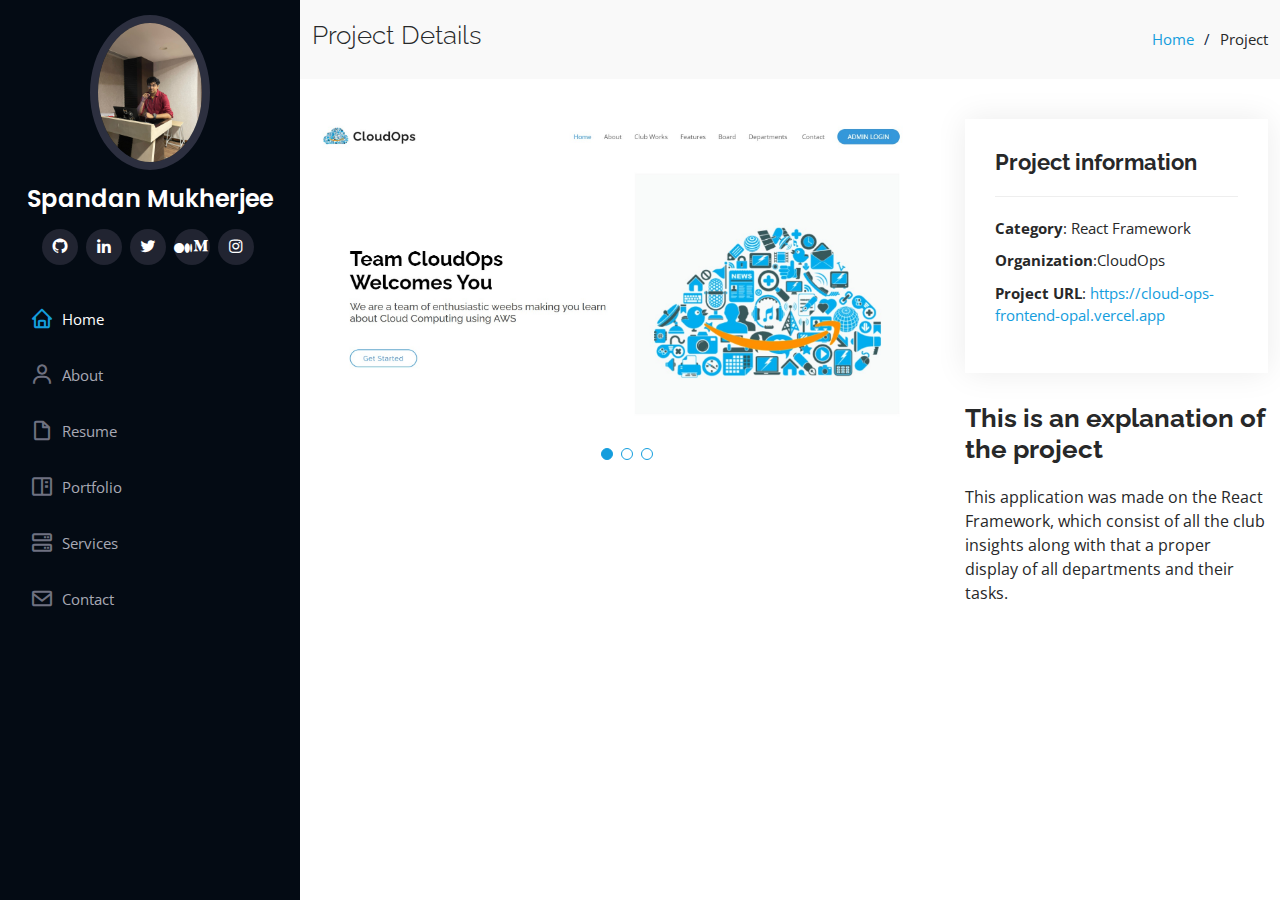
<file: Portfolio/portfolio-details4.html>
<!DOCTYPE html>
<html lang="en">

<head>
  <meta charset="utf-8">
  <meta content="width=device-width, initial-scale=1.0" name="viewport">

  <title>Project Details</title>
  <meta content="" name="description">
  <meta content="" name="keywords">

  <!-- Favicons -->
  <link href="assets/img/favicon.png" rel="icon">
  <link href="assets/img/apple-touch-icon.png" rel="apple-touch-icon">

  <!-- Google Fonts -->
  <link href="https://fonts.googleapis.com/css?family=Open+Sans:300,300i,400,400i,600,600i,700,700i|Raleway:300,300i,400,400i,500,500i,600,600i,700,700i|Poppins:300,300i,400,400i,500,500i,600,600i,700,700i" rel="stylesheet">

  <!-- Vendor CSS Files -->
  <link href="assets/vendor/aos/aos.css" rel="stylesheet">
  <link href="assets/vendor/bootstrap/css/bootstrap.min.css" rel="stylesheet">
  <link href="assets/vendor/bootstrap-icons/bootstrap-icons.css" rel="stylesheet">
  <link href="assets/vendor/boxicons/css/boxicons.min.css" rel="stylesheet">
  <link href="assets/vendor/glightbox/css/glightbox.min.css" rel="stylesheet">
  <link href="assets/vendor/swiper/swiper-bundle.min.css" rel="stylesheet">

  <!-- Template Main CSS File -->
  <link href="assets/css/style.css" rel="stylesheet">

  <!-- =======================================================
  * Template Name: iPortfolio
  * Updated: Mar 10 2023 with Bootstrap v5.2.3
  * Template URL: https://bootstrapmade.com/iportfolio-bootstrap-portfolio-websites-template/
  * Author: BootstrapMade.com
  * License: https://bootstrapmade.com/license/
  ======================================================== -->
</head>

<body>

  <!-- ======= Mobile nav toggle button ======= -->
  <i class="bi bi-list mobile-nav-toggle d-xl-none"></i>

 <!-- ======= Header ======= -->
 <header id="header">
  <div class="d-flex flex-column">

    <div class="profile">
      <img src="assets/img/profile-img.jpg" alt="" class="img-fluid rounded-circle">
      <h1 class="text-light"><a href="index.html">Spandan Mukherjee</a></h1>
      <div class="social-links mt-3 text-center">
        <a href="https://github.com/SpandanM110" class="google-plus"><i class="bx bxl-github"></i></a>
        <a href="https://www.linkedin.com/in/spandan-mukherjee-a78979228/" class="linkedin"><i class="bx bxl-linkedin"></i></a>
        <a href="https://twitter.com/spandan_twts" class="twitter"><i class="bx bxl-twitter"></i></a>
        <a href="https://medium.com/@spandanmukherjee2003" class="bi-medium"><i class="bx bxl-medium"></i></a>
        <a href="https://instagram.com/slit_of_sunshine?igshid=ZDdkNTZiNTM=" class="instagram"><i class="bx bxl-instagram"></i></a>

      </div>
    </div>

    <nav id="navbar" class="nav-menu navbar">
      <ul>
        <li><a href="#hero" class="nav-link scrollto active"><i class="bx bx-home"></i> <span>Home</span></a></li>
        <li><a href="#about" class="nav-link scrollto"><i class="bx bx-user"></i> <span>About</span></a></li>
        <li><a href="#resume" class="nav-link scrollto"><i class="bx bx-file-blank"></i> <span>Resume</span></a></li>
        <li><a href="#portfolio" class="nav-link scrollto"><i class="bx bx-book-content"></i> <span>Portfolio</span></a></li>
        <li><a href="#services" class="nav-link scrollto"><i class="bx bx-server"></i> <span>Services</span></a></li>
        <li><a href="#contact" class="nav-link scrollto"><i class="bx bx-envelope"></i> <span>Contact</span></a></li>
      </ul>
    </nav><!-- .nav-menu -->
  </div>
</header><!-- End Header -->


  <main id="main">

    <!-- ======= Breadcrumbs ======= -->
    <section id="breadcrumbs" class="breadcrumbs">
      <div class="container">

        <div class="d-flex justify-content-between align-items-center">
          <h2>Project Details</h2>
          <ol>
            <li><a href="index.html">Home</a></li>
            <li>Project</li>
          </ol>
        </div>

      </div>
    </section><!-- End Breadcrumbs -->

    <!-- ======= Portfolio Details Section ======= -->
    <section id="portfolio-details" class="portfolio-details">
      <div class="container">

        <div class="row gy-4">

          <div class="col-lg-8">
            <div class="portfolio-details-slider swiper">
              <div class="swiper-wrapper align-items-center">

                <div class="swiper-slide">
                  <img src="assets/img/portfolio/p5/portfolio-5.jpg" alt="">
                </div>

                <div class="swiper-slide">
                  <img src="assets/img/portfolio/p5/p51.jpg" alt="">
                </div>

                <div class="swiper-slide">
                  <img src="assets/img/portfolio/p5/p52.jpg" alt="">
                </div>

              </div>
              <div class="swiper-pagination"></div>
            </div>
          </div>

          <div class="col-lg-4">
            <div class="portfolio-info">
              <h3>Project information</h3>
              <ul>
                <li><strong>Category</strong>: React Framework</li>
                <li><strong>Organization</strong>:CloudOps</li>
                <li><strong>Project URL</strong>: <a href="https://cloud-ops-frontend-opal.vercel.app">https://cloud-ops-frontend-opal.vercel.app</a></li>
              </ul>
            </div>
            <div class="portfolio-description">
              <h2>This is an explanation of the project</h2>
              <p>
                This application was made on the React Framework, which consist of all the club insights along with that a proper display of all departments and their tasks.
              </p>
            </div>
          </div>

        </div>

      </div>
    </section><!-- End Portfolio Details Section -->

  </main><!-- End #main -->



  <a href="#" class="back-to-top d-flex align-items-center justify-content-center"><i class="bi bi-arrow-up-short"></i></a>

  <!-- Vendor JS Files -->
  <script src="assets/vendor/purecounter/purecounter_vanilla.js"></script>
  <script src="assets/vendor/aos/aos.js"></script>
  <script src="assets/vendor/bootstrap/js/bootstrap.bundle.min.js"></script>
  <script src="assets/vendor/glightbox/js/glightbox.min.js"></script>
  <script src="assets/vendor/isotope-layout/isotope.pkgd.min.js"></script>
  <script src="assets/vendor/swiper/swiper-bundle.min.js"></script>
  <script src="assets/vendor/typed.js/typed.min.js"></script>
  <script src="assets/vendor/waypoints/noframework.waypoints.js"></script>
  <script src="assets/vendor/php-email-form/validate.js"></script>

  <!-- Template Main JS File -->
  <script src="assets/js/main.js"></script>

</body>

</html>
</file>
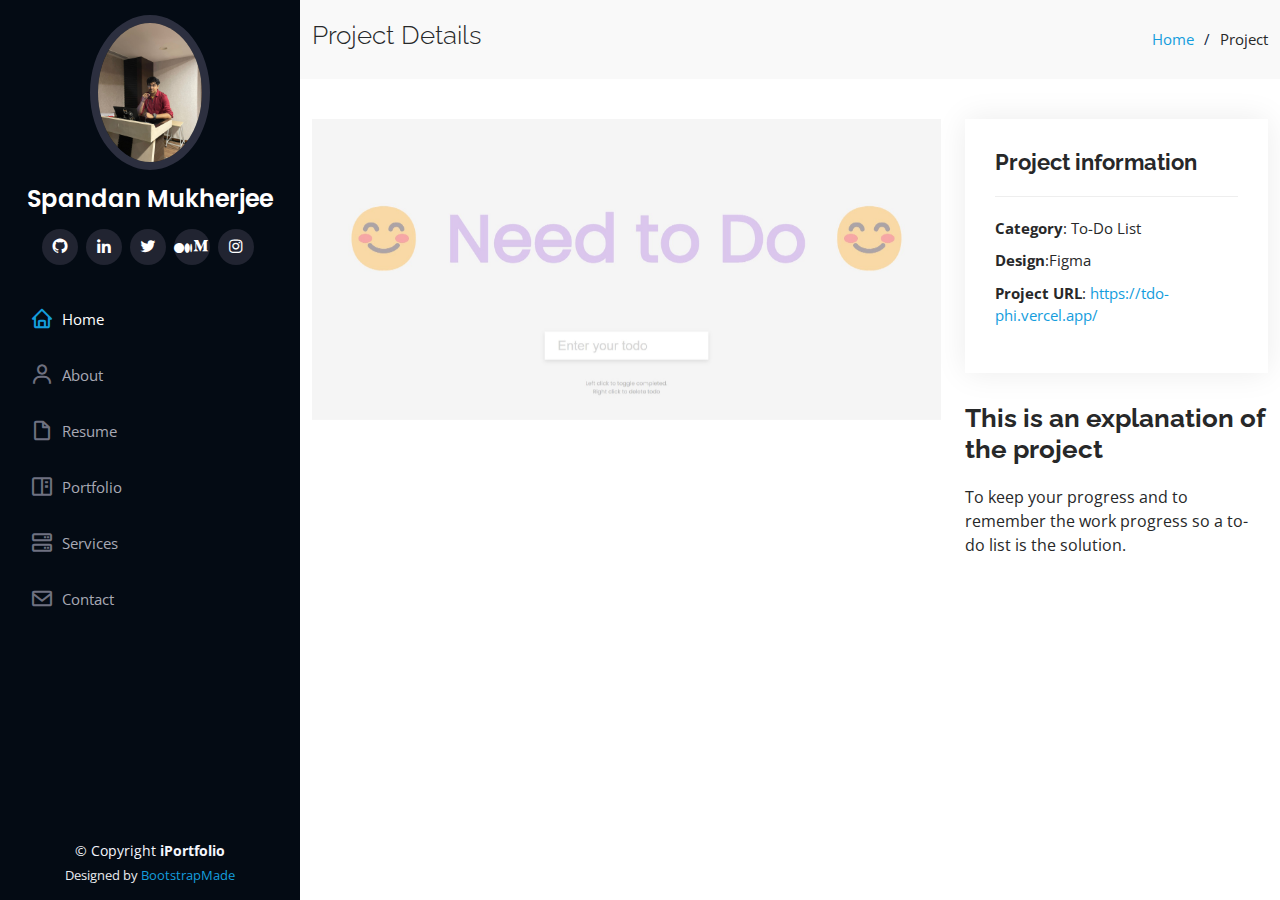
<file: Portfolio/portfolio-details5.html>
<!DOCTYPE html>
<html lang="en">

<head>
  <meta charset="utf-8">
  <meta content="width=device-width, initial-scale=1.0" name="viewport">

  <title>Project Details</title>
  <meta content="" name="description">
  <meta content="" name="keywords">

  <!-- Favicons -->
  <link href="assets/img/favicon.png" rel="icon">
  <link href="assets/img/apple-touch-icon.png" rel="apple-touch-icon">

  <!-- Google Fonts -->
  <link href="https://fonts.googleapis.com/css?family=Open+Sans:300,300i,400,400i,600,600i,700,700i|Raleway:300,300i,400,400i,500,500i,600,600i,700,700i|Poppins:300,300i,400,400i,500,500i,600,600i,700,700i" rel="stylesheet">

  <!-- Vendor CSS Files -->
  <link href="assets/vendor/aos/aos.css" rel="stylesheet">
  <link href="assets/vendor/bootstrap/css/bootstrap.min.css" rel="stylesheet">
  <link href="assets/vendor/bootstrap-icons/bootstrap-icons.css" rel="stylesheet">
  <link href="assets/vendor/boxicons/css/boxicons.min.css" rel="stylesheet">
  <link href="assets/vendor/glightbox/css/glightbox.min.css" rel="stylesheet">
  <link href="assets/vendor/swiper/swiper-bundle.min.css" rel="stylesheet">

  <!-- Template Main CSS File -->
  <link href="assets/css/style.css" rel="stylesheet">

  <!-- =======================================================
  * Template Name: iPortfolio
  * Updated: Mar 10 2023 with Bootstrap v5.2.3
  * Template URL: https://bootstrapmade.com/iportfolio-bootstrap-portfolio-websites-template/
  * Author: BootstrapMade.com
  * License: https://bootstrapmade.com/license/
  ======================================================== -->
</head>

<body>

  <!-- ======= Mobile nav toggle button ======= -->
  <i class="bi bi-list mobile-nav-toggle d-xl-none"></i>

  <!-- ======= Header ======= -->
  <header id="header">
    <div class="d-flex flex-column">

      <div class="profile">
        <img src="assets/img/profile-img.jpg" alt="" class="img-fluid rounded-circle">
        <h1 class="text-light"><a href="index.html">Spandan Mukherjee</a></h1>
        <div class="social-links mt-3 text-center">
          <a href="https://github.com/SpandanM110" class="google-plus"><i class="bx bxl-github"></i></a>
          <a href="https://www.linkedin.com/in/spandan-mukherjee-a78979228/" class="linkedin"><i class="bx bxl-linkedin"></i></a>
          <a href="https://twitter.com/spandan_twts" class="twitter"><i class="bx bxl-twitter"></i></a>
          <a href="https://medium.com/@spandanmukherjee2003" class="bi-medium"><i class="bx bxl-medium"></i></a>
          <a href="https://instagram.com/slit_of_sunshine?igshid=ZDdkNTZiNTM=" class="instagram"><i class="bx bxl-instagram"></i></a>

        </div>
      </div>

      <nav id="navbar" class="nav-menu navbar">
        <ul>
          <li><a href="#hero" class="nav-link scrollto active"><i class="bx bx-home"></i> <span>Home</span></a></li>
          <li><a href="#about" class="nav-link scrollto"><i class="bx bx-user"></i> <span>About</span></a></li>
          <li><a href="#resume" class="nav-link scrollto"><i class="bx bx-file-blank"></i> <span>Resume</span></a></li>
          <li><a href="#portfolio" class="nav-link scrollto"><i class="bx bx-book-content"></i> <span>Portfolio</span></a></li>
          <li><a href="#services" class="nav-link scrollto"><i class="bx bx-server"></i> <span>Services</span></a></li>
          <li><a href="#contact" class="nav-link scrollto"><i class="bx bx-envelope"></i> <span>Contact</span></a></li>
        </ul>
      </nav><!-- .nav-menu -->
    </div>
  </header><!-- End Header -->


  <main id="main">

    <!-- ======= Breadcrumbs ======= -->
    <section id="breadcrumbs" class="breadcrumbs">
      <div class="container">

        <div class="d-flex justify-content-between align-items-center">
          <h2>Project Details</h2>
          <ol>
            <li><a href="index.html">Home</a></li>
            <li>Project</li>
          </ol>
        </div>

      </div>
    </section><!-- End Breadcrumbs -->

    <!-- ======= Portfolio Details Section ======= -->
    <section id="portfolio-details" class="portfolio-details">
      <div class="container">

        <div class="row gy-4">

          <div class="col-lg-8">
            <div class="portfolio-details-slider swiper">
              <div class="swiper-wrapper align-items-center">

                <div class="swiper-slide">
                  <img src="assets/img/portfolio/portfolio-6.jpg" alt="">
                </div>

              </div>
              <div class="swiper-pagination"></div>
            </div>
          </div>

          <div class="col-lg-4">
            <div class="portfolio-info">
              <h3>Project information</h3>
              <ul>
                <li><strong>Category</strong>: To-Do List</li>
                <li><strong>Design</strong>:Figma</li>
                <li><strong>Project URL</strong>: <a href="https://tdo-phi.vercel.app">https://tdo-phi.vercel.app/</a></li>
              </ul>
            </div>
            <div class="portfolio-description">
              <h2>This is an explanation of the project</h2>
              <p>
                To keep your progress and to remember the work progress so a to-do list is the solution.
              </p>
            </div>
          </div>

        </div>

      </div>
    </section><!-- End Portfolio Details Section -->

  </main><!-- End #main -->

  <!-- ======= Footer ======= -->
  <footer id="footer">
    <div class="container">
      <div class="copyright">
        &copy; Copyright <strong><span>iPortfolio</span></strong>
      </div>
      <div class="credits">
        <!-- All the links in the footer should remain intact. -->
        <!-- You can delete the links only if you purchased the pro version. -->
        <!-- Licensing information: https://bootstrapmade.com/license/ -->
        <!-- Purchase the pro version with working PHP/AJAX contact form: https://bootstrapmade.com/iportfolio-bootstrap-portfolio-websites-template/ -->
        Designed by <a href="https://bootstrapmade.com/">BootstrapMade</a>
      </div>
    </div>
  </footer><!-- End  Footer -->

  <a href="#" class="back-to-top d-flex align-items-center justify-content-center"><i class="bi bi-arrow-up-short"></i></a>

  <!-- Vendor JS Files -->
  <script src="assets/vendor/purecounter/purecounter_vanilla.js"></script>
  <script src="assets/vendor/aos/aos.js"></script>
  <script src="assets/vendor/bootstrap/js/bootstrap.bundle.min.js"></script>
  <script src="assets/vendor/glightbox/js/glightbox.min.js"></script>
  <script src="assets/vendor/isotope-layout/isotope.pkgd.min.js"></script>
  <script src="assets/vendor/swiper/swiper-bundle.min.js"></script>
  <script src="assets/vendor/typed.js/typed.min.js"></script>
  <script src="assets/vendor/waypoints/noframework.waypoints.js"></script>
  <script src="assets/vendor/php-email-form/validate.js"></script>

  <!-- Template Main JS File -->
  <script src="assets/js/main.js"></script>

</body>

</html>
</file>
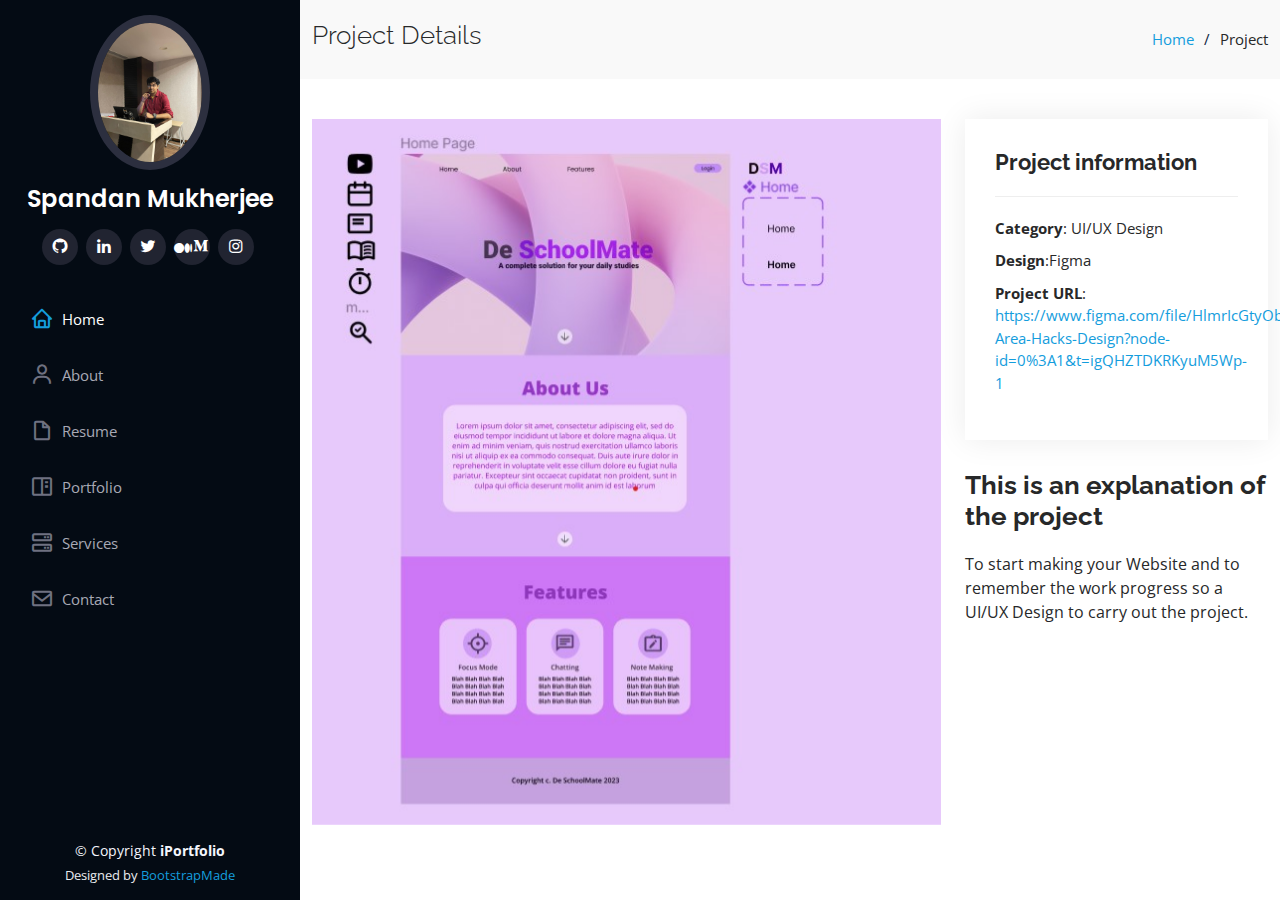
<file: Portfolio/portfolio-details6.html>
<!DOCTYPE html>
<html lang="en">

<head>
  <meta charset="utf-8">
  <meta content="width=device-width, initial-scale=1.0" name="viewport">

  <title>Project Details</title>
  <meta content="" name="description">
  <meta content="" name="keywords">

  <!-- Favicons -->
  <link href="assets/img/favicon.png" rel="icon">
  <link href="assets/img/apple-touch-icon.png" rel="apple-touch-icon">

  <!-- Google Fonts -->
  <link href="https://fonts.googleapis.com/css?family=Open+Sans:300,300i,400,400i,600,600i,700,700i|Raleway:300,300i,400,400i,500,500i,600,600i,700,700i|Poppins:300,300i,400,400i,500,500i,600,600i,700,700i" rel="stylesheet">

  <!-- Vendor CSS Files -->
  <link href="assets/vendor/aos/aos.css" rel="stylesheet">
  <link href="assets/vendor/bootstrap/css/bootstrap.min.css" rel="stylesheet">
  <link href="assets/vendor/bootstrap-icons/bootstrap-icons.css" rel="stylesheet">
  <link href="assets/vendor/boxicons/css/boxicons.min.css" rel="stylesheet">
  <link href="assets/vendor/glightbox/css/glightbox.min.css" rel="stylesheet">
  <link href="assets/vendor/swiper/swiper-bundle.min.css" rel="stylesheet">

  <!-- Template Main CSS File -->
  <link href="assets/css/style.css" rel="stylesheet">

  <!-- =======================================================
  * Template Name: iPortfolio
  * Updated: Mar 10 2023 with Bootstrap v5.2.3
  * Template URL: https://bootstrapmade.com/iportfolio-bootstrap-portfolio-websites-template/
  * Author: BootstrapMade.com
  * License: https://bootstrapmade.com/license/
  ======================================================== -->
</head>

<body>

  <!-- ======= Mobile nav toggle button ======= -->
  <i class="bi bi-list mobile-nav-toggle d-xl-none"></i>

 <!-- ======= Header ======= -->
 <header id="header">
  <div class="d-flex flex-column">

    <div class="profile">
      <img src="assets/img/profile-img.jpg" alt="" class="img-fluid rounded-circle">
      <h1 class="text-light"><a href="index.html">Spandan Mukherjee</a></h1>
      <div class="social-links mt-3 text-center">
        <a href="https://github.com/SpandanM110" class="google-plus"><i class="bx bxl-github"></i></a>
        <a href="https://www.linkedin.com/in/spandan-mukherjee-a78979228/" class="linkedin"><i class="bx bxl-linkedin"></i></a>
        <a href="https://twitter.com/spandan_twts" class="twitter"><i class="bx bxl-twitter"></i></a>
        <a href="https://medium.com/@spandanmukherjee2003" class="bi-medium"><i class="bx bxl-medium"></i></a>
        <a href="https://instagram.com/slit_of_sunshine?igshid=ZDdkNTZiNTM=" class="instagram"><i class="bx bxl-instagram"></i></a>

      </div>
    </div>

    <nav id="navbar" class="nav-menu navbar">
      <ul>
        <li><a href="#hero" class="nav-link scrollto active"><i class="bx bx-home"></i> <span>Home</span></a></li>
        <li><a href="#about" class="nav-link scrollto"><i class="bx bx-user"></i> <span>About</span></a></li>
        <li><a href="#resume" class="nav-link scrollto"><i class="bx bx-file-blank"></i> <span>Resume</span></a></li>
        <li><a href="#portfolio" class="nav-link scrollto"><i class="bx bx-book-content"></i> <span>Portfolio</span></a></li>
        <li><a href="#services" class="nav-link scrollto"><i class="bx bx-server"></i> <span>Services</span></a></li>
        <li><a href="#contact" class="nav-link scrollto"><i class="bx bx-envelope"></i> <span>Contact</span></a></li>
      </ul>
    </nav><!-- .nav-menu -->
  </div>
</header><!-- End Header -->


  <main id="main">

    <!-- ======= Breadcrumbs ======= -->
    <section id="breadcrumbs" class="breadcrumbs">
      <div class="container">

        <div class="d-flex justify-content-between align-items-center">
          <h2>Project Details</h2>
          <ol>
            <li><a href="index.html">Home</a></li>
            <li>Project</li>
          </ol>
        </div>

      </div>
    </section><!-- End Breadcrumbs -->

    <!-- ======= Portfolio Details Section ======= -->
    <section id="portfolio-details" class="portfolio-details">
      <div class="container">

        <div class="row gy-4">

          <div class="col-lg-8">
            <div class="portfolio-details-slider swiper">
              <div class="swiper-wrapper align-items-center">

                <div class="swiper-slide">
                  <img src="assets/img/portfolio/portfolio-7.jpg" alt="">
                </div>

              </div>
              <div class="swiper-pagination"></div>
            </div>
          </div>

          <div class="col-lg-4">
            <div class="portfolio-info">
              <h3>Project information</h3>
              <ul>
                <li><strong>Category</strong>: UI/UX Design</li>
                <li><strong>Design</strong>:Figma</li>
                <li><strong>Project URL</strong>: <a href="https://www.figma.com/file/HlmrIcGtyObHSO7XIX1BX7/Bay-Area-Hacks-Design?node-id=0%3A1&t=igQHZTDKRKyuM5Wp-1">https://www.figma.com/file/HlmrIcGtyObHSO7XIX1BX7/Bay-Area-Hacks-Design?node-id=0%3A1&t=igQHZTDKRKyuM5Wp-1</a></li>
              </ul>
            </div>
            <div class="portfolio-description">
              <h2>This is an explanation of the project</h2>
              <p>
                To start making your Website and to remember the work progress so a UI/UX Design to carry out the project.
              </p>
            </div>
          </div>

        </div>

      </div>
    </section><!-- End Portfolio Details Section -->

  </main><!-- End #main -->

  <!-- ======= Footer ======= -->
  <footer id="footer">
    <div class="container">
      <div class="copyright">
        &copy; Copyright <strong><span>iPortfolio</span></strong>
      </div>
      <div class="credits">
        <!-- All the links in the footer should remain intact. -->
        <!-- You can delete the links only if you purchased the pro version. -->
        <!-- Licensing information: https://bootstrapmade.com/license/ -->
        <!-- Purchase the pro version with working PHP/AJAX contact form: https://bootstrapmade.com/iportfolio-bootstrap-portfolio-websites-template/ -->
        Designed by <a href="https://bootstrapmade.com/">BootstrapMade</a>
      </div>
    </div>
  </footer><!-- End  Footer -->

  <a href="#" class="back-to-top d-flex align-items-center justify-content-center"><i class="bi bi-arrow-up-short"></i></a>

  <!-- Vendor JS Files -->
  <script src="assets/vendor/purecounter/purecounter_vanilla.js"></script>
  <script src="assets/vendor/aos/aos.js"></script>
  <script src="assets/vendor/bootstrap/js/bootstrap.bundle.min.js"></script>
  <script src="assets/vendor/glightbox/js/glightbox.min.js"></script>
  <script src="assets/vendor/isotope-layout/isotope.pkgd.min.js"></script>
  <script src="assets/vendor/swiper/swiper-bundle.min.js"></script>
  <script src="assets/vendor/typed.js/typed.min.js"></script>
  <script src="assets/vendor/waypoints/noframework.waypoints.js"></script>
  <script src="assets/vendor/php-email-form/validate.js"></script>

  <!-- Template Main JS File -->
  <script src="assets/js/main.js"></script>

</body>

</html>
</file>
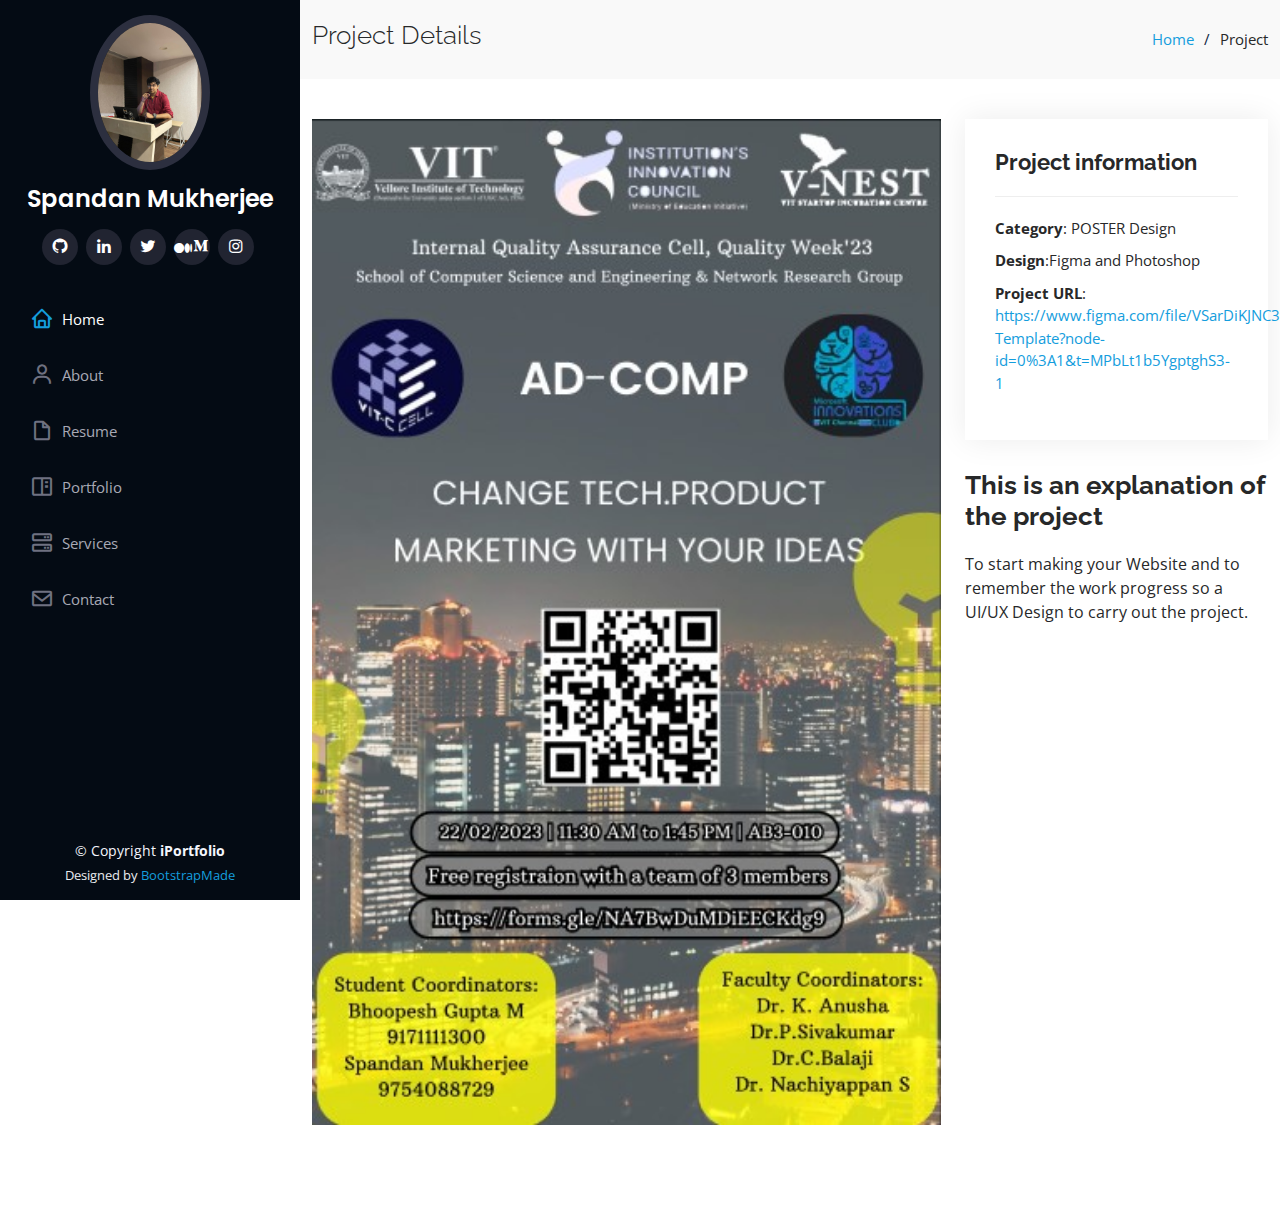
<file: Portfolio/portfolio-details7.html>
<!DOCTYPE html>
<html lang="en">

<head>
  <meta charset="utf-8">
  <meta content="width=device-width, initial-scale=1.0" name="viewport">

  <title>Project Details</title>
  <meta content="" name="description">
  <meta content="" name="keywords">

  <!-- Favicons -->
  <link href="assets/img/favicon.png" rel="icon">
  <link href="assets/img/apple-touch-icon.png" rel="apple-touch-icon">

  <!-- Google Fonts -->
  <link href="https://fonts.googleapis.com/css?family=Open+Sans:300,300i,400,400i,600,600i,700,700i|Raleway:300,300i,400,400i,500,500i,600,600i,700,700i|Poppins:300,300i,400,400i,500,500i,600,600i,700,700i" rel="stylesheet">

  <!-- Vendor CSS Files -->
  <link href="assets/vendor/aos/aos.css" rel="stylesheet">
  <link href="assets/vendor/bootstrap/css/bootstrap.min.css" rel="stylesheet">
  <link href="assets/vendor/bootstrap-icons/bootstrap-icons.css" rel="stylesheet">
  <link href="assets/vendor/boxicons/css/boxicons.min.css" rel="stylesheet">
  <link href="assets/vendor/glightbox/css/glightbox.min.css" rel="stylesheet">
  <link href="assets/vendor/swiper/swiper-bundle.min.css" rel="stylesheet">

  <!-- Template Main CSS File -->
  <link href="assets/css/style.css" rel="stylesheet">

  <!-- =======================================================
  * Template Name: iPortfolio
  * Updated: Mar 10 2023 with Bootstrap v5.2.3
  * Template URL: https://bootstrapmade.com/iportfolio-bootstrap-portfolio-websites-template/
  * Author: BootstrapMade.com
  * License: https://bootstrapmade.com/license/
  ======================================================== -->
</head>

<body>

  <!-- ======= Mobile nav toggle button ======= -->
  <i class="bi bi-list mobile-nav-toggle d-xl-none"></i>

  <!-- ======= Header ======= -->
  <header id="header">
    <div class="d-flex flex-column">

      <div class="profile">
        <img src="assets/img/profile-img.jpg" alt="" class="img-fluid rounded-circle">
        <h1 class="text-light"><a href="index.html">Spandan Mukherjee</a></h1>
        <div class="social-links mt-3 text-center">
          <a href="https://github.com/SpandanM110" class="google-plus"><i class="bx bxl-github"></i></a>
          <a href="https://www.linkedin.com/in/spandan-mukherjee-a78979228/" class="linkedin"><i class="bx bxl-linkedin"></i></a>
          <a href="https://twitter.com/Magellanic_Tech" class="twitter"><i class="bx bxl-twitter"></i></a>
          <a href="https://medium.com/@spandanmukherjee2003" class="bi-medium"><i class="bx bxl-medium"></i></a>
          <a href="https://instagram.com/slit_of_sunshine?igshid=ZDdkNTZiNTM=" class="instagram"><i class="bx bxl-instagram"></i></a>

        </div>
      </div>

      <nav id="navbar" class="nav-menu navbar">
        <ul>
          <li><a href="#hero" class="nav-link scrollto active"><i class="bx bx-home"></i> <span>Home</span></a></li>
          <li><a href="#about" class="nav-link scrollto"><i class="bx bx-user"></i> <span>About</span></a></li>
          <li><a href="#resume" class="nav-link scrollto"><i class="bx bx-file-blank"></i> <span>Resume</span></a></li>
          <li><a href="#portfolio" class="nav-link scrollto"><i class="bx bx-book-content"></i> <span>Portfolio</span></a></li>
          <li><a href="#services" class="nav-link scrollto"><i class="bx bx-server"></i> <span>Services</span></a></li>
          <li><a href="#contact" class="nav-link scrollto"><i class="bx bx-envelope"></i> <span>Contact</span></a></li>
        </ul>
      </nav><!-- .nav-menu -->
    </div>
  </header><!-- End Header -->

  <main id="main">

    <!-- ======= Breadcrumbs ======= -->
    <section id="breadcrumbs" class="breadcrumbs">
      <div class="container">

        <div class="d-flex justify-content-between align-items-center">
          <h2>Project Details</h2>
          <ol>
            <li><a href="index.html">Home</a></li>
            <li>Project</li>
          </ol>
        </div>

      </div>
    </section><!-- End Breadcrumbs -->

    <!-- ======= Portfolio Details Section ======= -->
    <section id="portfolio-details" class="portfolio-details">
      <div class="container">

        <div class="row gy-4">

          <div class="col-lg-8">
            <div class="portfolio-details-slider swiper">
              <div class="swiper-wrapper align-items-center">

                <div class="swiper-slide">
                  <img src="assets/img/portfolio/portfolio-8.jpg" alt="">
                </div>

              </div>
              <div class="swiper-pagination"></div>
            </div>
          </div>

          <div class="col-lg-4">
            <div class="portfolio-info">
              <h3>Project information</h3>
              <ul>
                <li><strong>Category</strong>: POSTER Design</li>
                <li><strong>Design</strong>:Figma and Photoshop</li>
                <li><strong>Project URL</strong>: <a href="https://www.figma.com/file/VSarDiKJNC3vnh3P3kbzcb/Event-Template?node-id=0%3A1&t=MPbLt1b5YgptghS3-1">https://www.figma.com/file/VSarDiKJNC3vnh3P3kbzcb/Event-Template?node-id=0%3A1&t=MPbLt1b5YgptghS3-1</a></li>
              </ul>
            </div>
            <div class="portfolio-description">
              <h2>This is an explanation of the project</h2>
              <p>
                To start making your Website and to remember the work progress so a UI/UX Design to carry out the project.
              </p>
            </div>
          </div>

        </div>

      </div>
    </section><!-- End Portfolio Details Section -->

  </main><!-- End #main -->

  <!-- ======= Footer ======= -->
  <footer id="footer">
    <div class="container">
      <div class="copyright">
        &copy; Copyright <strong><span>iPortfolio</span></strong>
      </div>
      <div class="credits">
        <!-- All the links in the footer should remain intact. -->
        <!-- You can delete the links only if you purchased the pro version. -->
        <!-- Licensing information: https://bootstrapmade.com/license/ -->
        <!-- Purchase the pro version with working PHP/AJAX contact form: https://bootstrapmade.com/iportfolio-bootstrap-portfolio-websites-template/ -->
        Designed by <a href="https://bootstrapmade.com/">BootstrapMade</a>
      </div>
    </div>
  </footer><!-- End  Footer -->

  <a href="#" class="back-to-top d-flex align-items-center justify-content-center"><i class="bi bi-arrow-up-short"></i></a>

  <!-- Vendor JS Files -->
  <script src="assets/vendor/purecounter/purecounter_vanilla.js"></script>
  <script src="assets/vendor/aos/aos.js"></script>
  <script src="assets/vendor/bootstrap/js/bootstrap.bundle.min.js"></script>
  <script src="assets/vendor/glightbox/js/glightbox.min.js"></script>
  <script src="assets/vendor/isotope-layout/isotope.pkgd.min.js"></script>
  <script src="assets/vendor/swiper/swiper-bundle.min.js"></script>
  <script src="assets/vendor/typed.js/typed.min.js"></script>
  <script src="assets/vendor/waypoints/noframework.waypoints.js"></script>
  <script src="assets/vendor/php-email-form/validate.js"></script>

  <!-- Template Main JS File -->
  <script src="assets/js/main.js"></script>

</body>

</html>
</file>
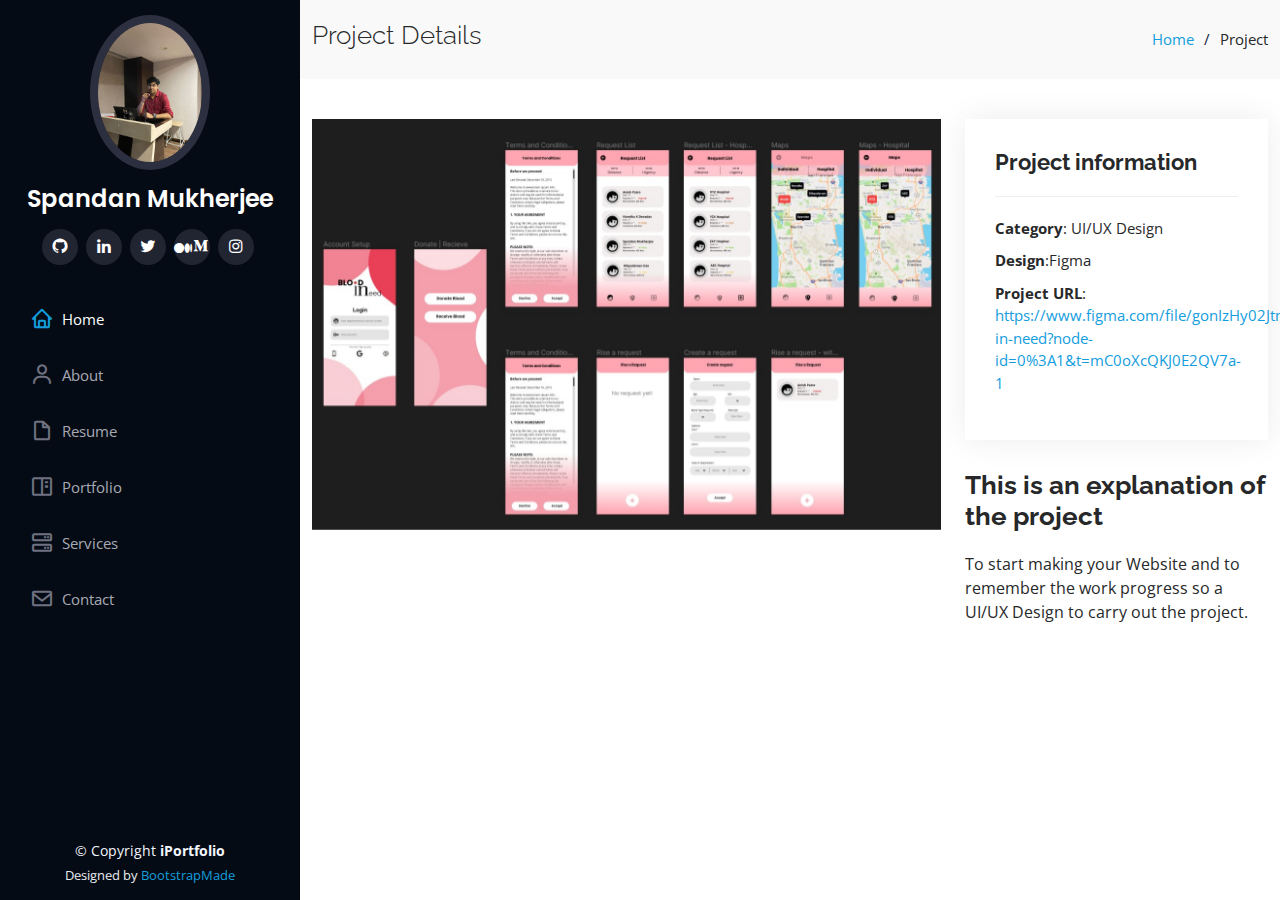
<file: Portfolio/portfolio-details8.html>
<!DOCTYPE html>
<html lang="en">

<head>
  <meta charset="utf-8">
  <meta content="width=device-width, initial-scale=1.0" name="viewport">

  <title>Project Details</title>
  <meta content="" name="description">
  <meta content="" name="keywords">

  <!-- Favicons -->
  <link href="assets/img/favicon.png" rel="icon">
  <link href="assets/img/apple-touch-icon.png" rel="apple-touch-icon">

  <!-- Google Fonts -->
  <link href="https://fonts.googleapis.com/css?family=Open+Sans:300,300i,400,400i,600,600i,700,700i|Raleway:300,300i,400,400i,500,500i,600,600i,700,700i|Poppins:300,300i,400,400i,500,500i,600,600i,700,700i" rel="stylesheet">

  <!-- Vendor CSS Files -->
  <link href="assets/vendor/aos/aos.css" rel="stylesheet">
  <link href="assets/vendor/bootstrap/css/bootstrap.min.css" rel="stylesheet">
  <link href="assets/vendor/bootstrap-icons/bootstrap-icons.css" rel="stylesheet">
  <link href="assets/vendor/boxicons/css/boxicons.min.css" rel="stylesheet">
  <link href="assets/vendor/glightbox/css/glightbox.min.css" rel="stylesheet">
  <link href="assets/vendor/swiper/swiper-bundle.min.css" rel="stylesheet">

  <!-- Template Main CSS File -->
  <link href="assets/css/style.css" rel="stylesheet">

  <!-- =======================================================
  * Template Name: iPortfolio
  * Updated: Mar 10 2023 with Bootstrap v5.2.3
  * Template URL: https://bootstrapmade.com/iportfolio-bootstrap-portfolio-websites-template/
  * Author: BootstrapMade.com
  * License: https://bootstrapmade.com/license/
  ======================================================== -->
</head>

<body>

  <!-- ======= Mobile nav toggle button ======= -->
  <i class="bi bi-list mobile-nav-toggle d-xl-none"></i>

  <!-- ======= Header ======= -->
  <header id="header">
    <div class="d-flex flex-column">

      <div class="profile">
        <img src="assets/img/profile-img.jpg" alt="" class="img-fluid rounded-circle">
        <h1 class="text-light"><a href="index.html">Spandan Mukherjee</a></h1>
        <div class="social-links mt-3 text-center">
          <a href="https://github.com/SpandanM110" class="google-plus"><i class="bx bxl-github"></i></a>
          <a href="https://www.linkedin.com/in/spandan-mukherjee-a78979228/" class="linkedin"><i class="bx bxl-linkedin"></i></a>
          <a href="https://twitter.com/spandan_twts" class="twitter"><i class="bx bxl-twitter"></i></a>
          <a href="https://medium.com/@spandanmukherjee2003" class="bi-medium"><i class="bx bxl-medium"></i></a>
          <a href="https://instagram.com/slit_of_sunshine?igshid=ZDdkNTZiNTM=" class="instagram"><i class="bx bxl-instagram"></i></a>

        </div>
      </div>

      <nav id="navbar" class="nav-menu navbar">
        <ul>
          <li><a href="#hero" class="nav-link scrollto active"><i class="bx bx-home"></i> <span>Home</span></a></li>
          <li><a href="#about" class="nav-link scrollto"><i class="bx bx-user"></i> <span>About</span></a></li>
          <li><a href="#resume" class="nav-link scrollto"><i class="bx bx-file-blank"></i> <span>Resume</span></a></li>
          <li><a href="#portfolio" class="nav-link scrollto"><i class="bx bx-book-content"></i> <span>Portfolio</span></a></li>
          <li><a href="#services" class="nav-link scrollto"><i class="bx bx-server"></i> <span>Services</span></a></li>
          <li><a href="#contact" class="nav-link scrollto"><i class="bx bx-envelope"></i> <span>Contact</span></a></li>
        </ul>
      </nav><!-- .nav-menu -->
    </div>
  </header><!-- End Header -->


  <main id="main">

    <!-- ======= Breadcrumbs ======= -->
    <section id="breadcrumbs" class="breadcrumbs">
      <div class="container">

        <div class="d-flex justify-content-between align-items-center">
          <h2>Project Details</h2>
          <ol>
            <li><a href="index.html">Home</a></li>
            <li>Project</li>
          </ol>
        </div>

      </div>
    </section><!-- End Breadcrumbs -->

    <!-- ======= Portfolio Details Section ======= -->
    <section id="portfolio-details" class="portfolio-details">
      <div class="container">

        <div class="row gy-4">

          <div class="col-lg-8">
            <div class="portfolio-details-slider swiper">
              <div class="swiper-wrapper align-items-center">

                <div class="swiper-slide">
                  <img src="assets/img/portfolio/portfolio-9.jpg" alt="">
                </div>

              </div>
              <div class="swiper-pagination"></div>
            </div>
          </div>

          <div class="col-lg-4">
            <div class="portfolio-info">
              <h3>Project information</h3>
              <ul>
                <li><strong>Category</strong>: UI/UX Design</li>
                <li><strong>Design</strong>:Figma</li>
                <li><strong>Project URL</strong>: <a href="https://www.figma.com/file/gonIzHy02JtmJXahPYrrmx/Blood-in-need?node-id=0%3A1&t=mC0oXcQKJ0E2QV7a-1">https://www.figma.com/file/gonIzHy02JtmJXahPYrrmx/Blood-in-need?node-id=0%3A1&t=mC0oXcQKJ0E2QV7a-1</a></li>
              </ul>
            </div>
            <div class="portfolio-description">
              <h2>This is an explanation of the project</h2>
              <p>
                To start making your Website and to remember the work progress so a UI/UX Design to carry out the project.
              </p>
            </div>
          </div>

        </div>

      </div>
    </section><!-- End Portfolio Details Section -->

  </main><!-- End #main -->

  <!-- ======= Footer ======= -->
  <footer id="footer">
    <div class="container">
      <div class="copyright">
        &copy; Copyright <strong><span>iPortfolio</span></strong>
      </div>
      <div class="credits">
        <!-- All the links in the footer should remain intact. -->
        <!-- You can delete the links only if you purchased the pro version. -->
        <!-- Licensing information: https://bootstrapmade.com/license/ -->
        <!-- Purchase the pro version with working PHP/AJAX contact form: https://bootstrapmade.com/iportfolio-bootstrap-portfolio-websites-template/ -->
        Designed by <a href="https://bootstrapmade.com/">BootstrapMade</a>
      </div>
    </div>
  </footer><!-- End  Footer -->

  <a href="#" class="back-to-top d-flex align-items-center justify-content-center"><i class="bi bi-arrow-up-short"></i></a>

  <!-- Vendor JS Files -->
  <script src="assets/vendor/purecounter/purecounter_vanilla.js"></script>
  <script src="assets/vendor/aos/aos.js"></script>
  <script src="assets/vendor/bootstrap/js/bootstrap.bundle.min.js"></script>
  <script src="assets/vendor/glightbox/js/glightbox.min.js"></script>
  <script src="assets/vendor/isotope-layout/isotope.pkgd.min.js"></script>
  <script src="assets/vendor/swiper/swiper-bundle.min.js"></script>
  <script src="assets/vendor/typed.js/typed.min.js"></script>
  <script src="assets/vendor/waypoints/noframework.waypoints.js"></script>
  <script src="assets/vendor/php-email-form/validate.js"></script>

  <!-- Template Main JS File -->
  <script src="assets/js/main.js"></script>

</body>

</html>
</file>
<file: Portfolio/assets/css/style.css>
/**
* Template Name: iPortfolio
* Updated: Mar 10 2023 with Bootstrap v5.2.3
* Template URL: https://bootstrapmade.com/iportfolio-bootstrap-portfolio-websites-template/
* Author: BootstrapMade.com
* License: https://bootstrapmade.com/license/
*/

/*--------------------------------------------------------------
# General
--------------------------------------------------------------*/
body {
  font-family: "Open Sans", sans-serif;
  color: #272829;
}

a {
  color: #149ddd;
  text-decoration: none;
}

a:hover {
  color: #37b3ed;
  text-decoration: none;
}

h1,
h2,
h3,
h4,
h5,
h6 {
  font-family: "Raleway", sans-serif;
}

/*--------------------------------------------------------------
# Back to top button
--------------------------------------------------------------*/
.back-to-top {
  position: fixed;
  visibility: hidden;
  opacity: 0;
  right: 15px;
  bottom: 15px;
  z-index: 996;
  background: #149ddd;
  width: 40px;
  height: 40px;
  border-radius: 50px;
  transition: all 0.4s;
}

.back-to-top i {
  font-size: 28px;
  color: #fff;
  line-height: 0;
}

.back-to-top:hover {
  background: #2eafec;
  color: #fff;
}

.back-to-top.active {
  visibility: visible;
  opacity: 1;
}

.custom-button {
  background-color: #007BFF;
  color: white;
  font-weight: bold;
  padding: 10px 20px;
  border: none;
  border-radius: 5px;
  margin-top: 10px;
  cursor: pointer;
  transition: background-color 0.3s ease;
}

.custom-button:hover {
  background-color: #0056b3;
}

.qr-code {
  display: block;
  margin: auto;
  max-width: 35%;
  margin-top: 20px;
}




.custom-button1 {
  background-color: #0088cc;
  color: white;
  font-weight: bold;
  padding: 10px 20px;
  border: none;
  border-radius: 5px;
  margin-top: 10px;
  cursor: pointer;
  transition: background-color 0.3s ease;
}

.custom-button1:hover {
  background-color: #0056b3;
}



/*--------------------------------------------------------------
# Header
--------------------------------------------------------------*/
#header {
  position: fixed;
  top: 0;
  left: 0;
  bottom: 0;
  width: 300px;
  transition: all ease-in-out 0.5s;
  z-index: 9997;
  transition: all 0.5s;
  padding: 0 15px;
  background: #040b14;
  overflow-y: auto;
}

#header .profile img {
  margin: 15px auto;
  display: block;
  width: 120px;
  border: 8px solid #2c2f3f;
}

#header .profile h1 {
  font-size: 24px;
  margin: 0;
  padding: 0;
  font-weight: 600;
  -moz-text-align-last: center;
  text-align-last: center;
  font-family: "Poppins", sans-serif;
}

#header .profile h1 a,
#header .profile h1 a:hover {
  color: #fff;
  text-decoration: none;
}

#header .profile .social-links a {
  font-size: 18px;
  display: inline-block;
  background: #212431;
  color: #fff;
  line-height: 1;
  padding: 8px 0;
  margin-right: 4px;
  border-radius: 50%;
  text-align: center;
  width: 36px;
  height: 36px;
  transition: 0.3s;
}

#header .profile .social-links a:hover {
  background: #149ddd;
  color: #fff;
  text-decoration: none;
}

#main {
  margin-left: 300px;
}

@media (max-width: 1199px) {
  #header {
    left: -300px;
  }

  #main {
    margin-left: 0;
  }
}

/*--------------------------------------------------------------
# Navigation Menu
--------------------------------------------------------------*/
/* Desktop Navigation */
.nav-menu {
  padding: 30px 0 0 0;
}

.nav-menu * {
  margin: 0;
  padding: 0;
  list-style: none;
}

.nav-menu>ul>li {
  position: relative;
  white-space: nowrap;
}

.nav-menu a,
.nav-menu a:focus {
  display: flex;
  align-items: center;
  color: #a8a9b4;
  padding: 12px 15px;
  margin-bottom: 8px;
  transition: 0.3s;
  font-size: 15px;
}

.nav-menu a i,
.nav-menu a:focus i {
  font-size: 24px;
  padding-right: 8px;
  color: #6f7180;
}

.nav-menu a:hover,
.nav-menu .active,
.nav-menu .active:focus,
.nav-menu li:hover>a {
  text-decoration: none;
  color: #fff;
}

.nav-menu a:hover i,
.nav-menu .active i,
.nav-menu .active:focus i,
.nav-menu li:hover>a i {
  color: #149ddd;
}

/* Mobile Navigation */
.mobile-nav-toggle {
  position: fixed;
  right: 15px;
  top: 15px;
  z-index: 9998;
  border: 0;
  font-size: 24px;
  transition: all 0.4s;
  outline: none !important;
  background-color: #149ddd;
  color: #fff;
  width: 40px;
  height: 40px;
  display: inline-flex;
  align-items: center;
  justify-content: center;
  line-height: 0;
  border-radius: 50px;
  cursor: pointer;
}

.mobile-nav-active {
  overflow: hidden;
}

.mobile-nav-active #header {
  left: 0;
}

/*--------------------------------------------------------------
# Hero Section
--------------------------------------------------------------*/
#hero {
  width: 100%;
  height: 100vh;
  background: url("../img/hero-bg.webp") top center;
  background-size: cover;
}

#hero:before {
  content: "";
  background: rgba(5, 13, 24, 0.3);
  position: absolute;
  bottom: 0;
  top: 0;
  left: 0;
  right: 0;
  z-index: 1;
}

#hero .hero-container {
  position: relative;
  z-index: 2;
  min-width: 300px;
}

#hero h1 {
  margin: 0 0 10px 0;
  font-size: 64px;
  font-weight: 700;
  line-height: 56px;
  color: #fff;
}


.social-menu ul{
  position: relative;
  top: 50%;
  left: 50%;
  padding: 0;
  margin: 0;
  transform: translate(-50%, -50%);
  display: flex;
  padding-top: 50px;
  
}

.social-menu ul li{
  list-style: none;
  margin: 0 15px;
}

.social-menu ul li .fab{
  font-size: 30px;
  line-height: 60px;
  transition: .3s;
  color: #000;
}

.social-menu ul li .fab:hover{
  color: #fff;
}

.social-menu ul li a{
  position: justify;
  display: block;
  width: 60px;
  height: 60px;
  border-radius: 50%;
  background-color: #fff;
  text-align: center;
  transition: .6s;
  box-shadow: 0 5px 4px rgba(0,0,0,.5);
}

.social-menu ul li a:hover{
  transform: translate(0, -10%);
}

.social-menu ul li:nth-child(1) a:hover{
  background-color: #E4405F;
}
.social-menu ul li:nth-child(2) a:hover{
  background-color: #0077b5 ;
}
.social-menu ul li:nth-child(3) a:hover{
  background-color: #0077b5;
}
.social-menu ul li:nth-child(4) a:hover{
  background-color: #000;
}







#hero p {
  color: #fff;
  margin-bottom: 50px;
  font-size: 26px;
  font-family: "Poppins", sans-serif;
}

#hero p span {
  color: #fff;
  padding-bottom: 4px;
  letter-spacing: 1px;
  border-bottom: 3px solid #149ddd;
}

@media (min-width: 1024px) {
  #hero {
    background-attachment: fixed;
  }
}

@media (max-width: 768px) {
  #hero h1 {
    font-size: 28px;
    line-height: 36px;
  }

  #hero h2 {
    font-size: 18px;
    line-height: 24px;
    margin-bottom: 30px;
  }
}

/*--------------------------------------------------------------
# Sections General
--------------------------------------------------------------*/
section {
  padding: 60px 0;
  overflow: hidden;
}

.section-bg {
  background: #f5f8fd;
}

.section-title {
  padding-bottom: 30px;
}

.section-title h2 {
  font-size: 32px;
  font-weight: bold;
  margin-bottom: 20px;
  padding-bottom: 20px;
  position: relative;
  color: #173b6c;
}

.section-title h2::after {
  content: "";
  position: absolute;
  display: block;
  width: 50px;
  height: 3px;
  background: #149ddd;
  bottom: 0;
  left: 0;
}

.section-title p {
  margin-bottom: 0;
}

/*--------------------------------------------------------------
# About
--------------------------------------------------------------*/
.about .content h3 {
  font-weight: 700;
  font-size: 26px;
  color: #173b6c;
}

.about .content ul {
  list-style: none;
  padding: 0;
}

.about .content ul li {
  margin-bottom: 20px;
  display: flex;
  align-items: center;
}

.about .content ul strong {
  margin-right: 10px;
}

.about .content ul i {
  font-size: 16px;
  margin-right: 5px;
  color: #149ddd;
  line-height: 0;
}

.about .content p:last-child {
  margin-bottom: 0;
}

/*--------------------------------------------------------------
# Facts
--------------------------------------------------------------*/
.facts {
  padding-bottom: 30px;
}

.facts .count-box {
  padding: 30px;
  width: 100%;
}

.facts .count-box i {
  display: block;
  font-size: 44px;
  color: #149ddd;
  float: left;
  line-height: 0;
}

.facts .count-box span {
  font-size: 48px;
  line-height: 40px;
  display: block;
  font-weight: 700;
  color: #050d18;
  margin-left: 60px;
}

.facts .count-box p {
  padding: 15px 0 0 0;
  margin: 0 0 0 60px;
  font-family: "Raleway", sans-serif;
  font-size: 14px;
  color: #122f57;
}

.facts .count-box a {
  font-weight: 600;
  display: block;
  margin-top: 20px;
  color: #122f57;
  font-size: 15px;
  font-family: "Poppins", sans-serif;
  transition: ease-in-out 0.3s;
}

.facts .count-box a:hover {
  color: #1f5297;
}

/*--------------------------------------------------------------
# Akills
--------------------------------------------------------------*/
.skills .progress {
  height: 60px;
  display: block;
  background: none;
  border-radius: 0;
}

.skills .progress .skill {
  padding: 0;
  margin: 0 0 6px 0;
  text-transform: uppercase;
  display: block;
  font-weight: 600;
  font-family: "Poppins", sans-serif;
  color: #050d18;
}

.skills .progress .skill .val {
  float: right;
  font-style: normal;
}

.skills .progress-bar-wrap {
  background: #dce8f8;
  height: 10px;
}

.skills .progress-bar {
  width: 1px;
  height: 10px;
  transition: 0.9s;
  background-color: #149ddd;
}

/*--------------------------------------------------------------
# Resume
--------------------------------------------------------------*/
.resume .resume-title {
  font-size: 26px;
  font-weight: 700;
  margin-top: 20px;
  margin-bottom: 20px;
  color: #050d18;
}

.resume .resume-item {
  padding: 0 0 20px 20px;
  margin-top: -2px;
  border-left: 2px solid #1f5297;
  position: relative;
}

.resume .resume-item h4 {
  line-height: 18px;
  font-size: 18px;
  font-weight: 600;
  text-transform: uppercase;
  font-family: "Poppins", sans-serif;
  color: #050d18;
  margin-bottom: 10px;
}

.resume .resume-item h5 {
  font-size: 16px;
  background: #e4edf9;
  padding: 5px 15px;
  display: inline-block;
  font-weight: 600;
  margin-bottom: 10px;
}

.resume .resume-item ul {
  padding-left: 20px;
}

.resume .resume-item ul li {
  padding-bottom: 10px;
}

.resume .resume-item:last-child {
  padding-bottom: 0;
}

.resume .resume-item::before {
  content: "";
  position: absolute;
  width: 16px;
  height: 16px;
  border-radius: 50px;
  left: -9px;
  top: 0;
  background: #fff;
  border: 2px solid #1f5297;
}

/*--------------------------------------------------------------
# Portfolio
--------------------------------------------------------------*/
.portfolio .portfolio-item {
  margin-bottom: 30px;
}

.portfolio #portfolio-flters {
  padding: 0;
  margin: 0 auto 35px auto;
  list-style: none;
  text-align: center;
  background: #fff;
  border-radius: 50px;
  padding: 2px 15px;
}

.portfolio #portfolio-flters li {
  cursor: pointer;
  display: inline-block;
  padding: 10px 15px 8px 15px;
  font-size: 14px;
  font-weight: 600;
  line-height: 1;
  text-transform: uppercase;
  color: #272829;
  margin-bottom: 5px;
  transition: all 0.3s ease-in-out;
}

.portfolio #portfolio-flters li:hover,
.portfolio #portfolio-flters li.filter-active {
  color: #149ddd;
}

.portfolio #portfolio-flters li:last-child {
  margin-right: 0;
}

.portfolio .portfolio-wrap {
  transition: 0.3s;
  position: relative;
  overflow: hidden;
  z-index: 1;
}

.portfolio .portfolio-wrap::before {
  content: "";
  background: rgba(255, 255, 255, 0.5);
  position: absolute;
  left: 0;
  right: 0;
  top: 0;
  bottom: 0;
  transition: all ease-in-out 0.3s;
  z-index: 2;
  opacity: 0;
}

.portfolio .portfolio-wrap .portfolio-links {
  opacity: 1;
  left: 0;
  right: 0;
  bottom: -60px;
  z-index: 3;
  position: absolute;
  transition: all ease-in-out 0.3s;
  display: flex;
  justify-content: center;
}

.portfolio .portfolio-wrap .portfolio-links a {
  color: #fff;
  font-size: 28px;
  text-align: center;
  background: rgba(20, 157, 221, 0.75);
  transition: 0.3s;
  width: 50%;
}

.portfolio .portfolio-wrap .portfolio-links a:hover {
  background: rgba(20, 157, 221, 0.95);
}

.portfolio .portfolio-wrap .portfolio-links a+a {
  border-left: 1px solid #37b3ed;
}

.portfolio .portfolio-wrap:hover::before {
  top: 0;
  left: 0;
  right: 0;
  bottom: 0;
  opacity: 1;
}

.portfolio .portfolio-wrap:hover .portfolio-links {
  opacity: 1;
  bottom: 0;
}

/*--------------------------------------------------------------
# Portfolio Details
--------------------------------------------------------------*/
.portfolio-details {
  padding-top: 40px;
}

.portfolio-details .portfolio-details-slider img {
  width: 100%;
}

.portfolio-details .portfolio-details-slider .swiper-pagination {
  margin-top: 20px;
  position: relative;
}

.portfolio-details .portfolio-details-slider .swiper-pagination .swiper-pagination-bullet {
  width: 12px;
  height: 12px;
  background-color: #fff;
  opacity: 1;
  border: 1px solid #149ddd;
}

.portfolio-details .portfolio-details-slider .swiper-pagination .swiper-pagination-bullet-active {
  background-color: #149ddd;
}

.portfolio-details .portfolio-info {
  padding: 30px;
  box-shadow: 0px 0 30px rgba(5, 13, 24, 0.08);
}

.portfolio-details .portfolio-info h3 {
  font-size: 22px;
  font-weight: 700;
  margin-bottom: 20px;
  padding-bottom: 20px;
  border-bottom: 1px solid #eee;
}

.portfolio-details .portfolio-info ul {
  list-style: none;
  padding: 0;
  font-size: 15px;
}

.portfolio-details .portfolio-info ul li+li {
  margin-top: 10px;
}

.portfolio-details .portfolio-description {
  padding-top: 30px;
}

.portfolio-details .portfolio-description h2 {
  font-size: 26px;
  font-weight: 700;
  margin-bottom: 20px;
}

.portfolio-details .portfolio-description p {
  padding: 0;
}

/*--------------------------------------------------------------
# Services
--------------------------------------------------------------*/
.services .icon-box {
  margin-bottom: 20px;
}

.services .icon {
  float: left;
  display: flex;
  align-items: center;
  justify-content: center;
  width: 54px;
  height: 54px;
  background: #149ddd;
  border-radius: 50%;
  transition: 0.5s;
  border: 1px solid #149ddd;
}

.services .icon i {
  color: #fff;
  font-size: 24px;
  line-height: 0;
}

.services .icon-box:hover .icon {
  background: #fff;
}

.services .icon-box:hover .icon i {
  color: #149ddd;
}

.services .title {
  margin-left: 80px;
  font-weight: 700;
  margin-bottom: 15px;
  font-size: 18px;
}

.services .title a {
  color: #343a40;
}

.services .title a:hover {
  color: #149ddd;
}

.services .description {
  margin-left: 80px;
  line-height: 24px;
  font-size: 14px;
}

/*--------------------------------------------------------------
# Testimonials
--------------------------------------------------------------*/
.testimonials .testimonials-carousel,
.testimonials .testimonials-slider {
  overflow: hidden;
}

.testimonials .testimonial-item {
  box-sizing: content-box;
  text-align: center;
  min-height: 320px;
}

.testimonials .testimonial-item .testimonial-img {
  width: 90px;
  border-radius: 50%;
  margin: 0 auto;
}

.testimonials .testimonial-item h3 {
  font-size: 18px;
  font-weight: bold;
  margin: 10px 0 5px 0;
  color: #111;
}

.testimonials .testimonial-item h4 {
  font-size: 14px;
  color: #999;
  margin: 0;
}

.testimonials .testimonial-item .quote-icon-left,
.testimonials .testimonial-item .quote-icon-right {
  color: #c3e8fa;
  font-size: 26px;
}

.testimonials .testimonial-item .quote-icon-left {
  display: inline-block;
  left: -5px;
  position: relative;
}

.testimonials .testimonial-item .quote-icon-right {
  display: inline-block;
  right: -5px;
  position: relative;
  top: 10px;
}

.testimonials .testimonial-item p {
  font-style: italic;
  margin: 0 15px 15px 15px;
  padding: 20px;
  background: #fff;
  position: relative;
  margin-bottom: 35px;
  border-radius: 6px;
  box-shadow: 0px 2px 15px rgba(0, 0, 0, 0.1);
}

.testimonials .testimonial-item p::after {
  content: "";
  width: 0;
  height: 0;
  border-top: 20px solid #fff;
  border-right: 20px solid transparent;
  border-left: 20px solid transparent;
  position: absolute;
  bottom: -20px;
  left: calc(50% - 20px);
}

.testimonials .swiper-pagination {
  margin-top: 20px;
  position: relative;
}

.testimonials .swiper-pagination .swiper-pagination-bullet {
  width: 12px;
  height: 12px;
  background-color: #fff;
  opacity: 1;
  border: 1px solid #149ddd;
}

.testimonials .swiper-pagination .swiper-pagination-bullet-active {
  background-color: #149ddd;
}

/*--------------------------------------------------------------
# Contact
--------------------------------------------------------------*/
.contact {
  padding-bottom: 130px;
}

.contact .info {
  padding: 30px;
  background: #fff;
  width: 100%;
  box-shadow: 0 0 24px 0 rgba(0, 0, 0, 0.12);
}

.contact .info i {
  font-size: 20px;
  color: #149ddd;
  float: left;
  width: 44px;
  height: 44px;
  background: #dff3fc;
  display: flex;
  justify-content: center;
  align-items: center;
  border-radius: 50px;
  transition: all 0.3s ease-in-out;
}

.contact .info h4 {
  padding: 0 0 0 60px;
  font-size: 22px;
  font-weight: 600;
  margin-bottom: 5px;
  color: #050d18;
}

.contact .info p {
  padding: 0 0 10px 60px;
  margin-bottom: 20px;
  font-size: 14px;
  color: #173b6c;
}

.contact .info .email p {
  padding-top: 5px;
}

.contact .info .social-links {
  padding-left: 60px;
}

.contact .info .social-links a {
  font-size: 18px;
  display: inline-block;
  background: #333;
  color: #fff;
  line-height: 1;
  padding: 8px 0;
  border-radius: 50%;
  text-align: center;
  width: 36px;
  height: 36px;
  transition: 0.3s;
  margin-right: 10px;
}

.contact .info .social-links a:hover {
  background: #149ddd;
  color: #fff;
}

.contact .info .email:hover i,
.contact .info .address:hover i,
.contact .info .phone:hover i {
  background: #149ddd;
  color: #fff;
}

.contact .php-email-form {
  width: 100%;
  padding: 30px;
  background: #fff;
  box-shadow: 0 0 24px 0 rgba(0, 0, 0, 0.12);
}

.contact .php-email-form .form-group {
  padding-bottom: 8px;
}

.contact .php-email-form .validate {
  display: none;
  color: red;
  margin: 0 0 15px 0;
  font-weight: 400;
  font-size: 13px;
}

.contact .php-email-form .error-message {
  display: none;
  color: #fff;
  background: #ed3c0d;
  text-align: left;
  padding: 15px;
  font-weight: 600;
}

.contact .php-email-form .error-message br+br {
  margin-top: 25px;
}

.contact .php-email-form .sent-message {
  display: none;
  color: #fff;
  background: #18d26e;
  text-align: center;
  padding: 15px;
  font-weight: 600;
}

.contact .php-email-form .loading {
  display: none;
  background: #fff;
  text-align: center;
  padding: 15px;
}

.contact .php-email-form .loading:before {
  content: "";
  display: inline-block;
  border-radius: 50%;
  width: 24px;
  height: 24px;
  margin: 0 10px -6px 0;
  border: 3px solid #18d26e;
  border-top-color: #eee;
  animation: animate-loading 1s linear infinite;
}

.contact .php-email-form .form-group {
  margin-bottom: 15px;
}

.contact .php-email-form label {
  padding-bottom: 8px;
}

.contact .php-email-form input,
.contact .php-email-form textarea {
  border-radius: 0;
  box-shadow: none;
  font-size: 14px;
}

.contact .php-email-form input {
  height: 44px;
}

.contact .php-email-form textarea {
  padding: 10px 15px;
}

.contact .php-email-form button[type=submit] {
  background: #149ddd;
  border: 0;
  padding: 10px 24px;
  color: #fff;
  transition: 0.4s;
  border-radius: 4px;
}

.contact .php-email-form button[type=submit]:hover {
  background: #37b3ed;
}

@keyframes animate-loading {
  0% {
    transform: rotate(0deg);
  }

  100% {
    transform: rotate(360deg);
  }
}

/*--------------------------------------------------------------
# Breadcrumbs
--------------------------------------------------------------*/
.breadcrumbs {
  padding: 20px 0;
  background: #f9f9f9;
}

.breadcrumbs h2 {
  font-size: 26px;
  font-weight: 300;
}

.breadcrumbs ol {
  display: flex;
  flex-wrap: wrap;
  list-style: none;
  padding: 0;
  margin: 0;
  font-size: 15px;
}

.breadcrumbs ol li+li {
  padding-left: 10px;
}

.breadcrumbs ol li+li::before {
  display: inline-block;
  padding-right: 10px;
  color: #0e2442;
  content: "/";
}

@media (max-width: 768px) {
  .breadcrumbs .d-flex {
    display: block !important;
  }

  .breadcrumbs ol {
    display: block;
  }

  .breadcrumbs ol li {
    display: inline-block;
  }
}

/*--------------------------------------------------------------
# Footer
--------------------------------------------------------------*/
#footer {
  padding: 15px;
  color: #f4f6fd;
  font-size: 14px;
  position: fixed;
  left: 0;
  bottom: 0;
  width: 300px;
  z-index: 9999;
  background: #040b14;
}

#footer .copyright {
  text-align: center;
}

#footer .credits {
  padding-top: 5px;
  text-align: center;
  font-size: 13px;
  color: #eaebf0;
}

@media (max-width: 1199px) {
  #footer {
    position: static;
    width: auto;
    padding-right: 20px 15px;
  }
}
</file>
